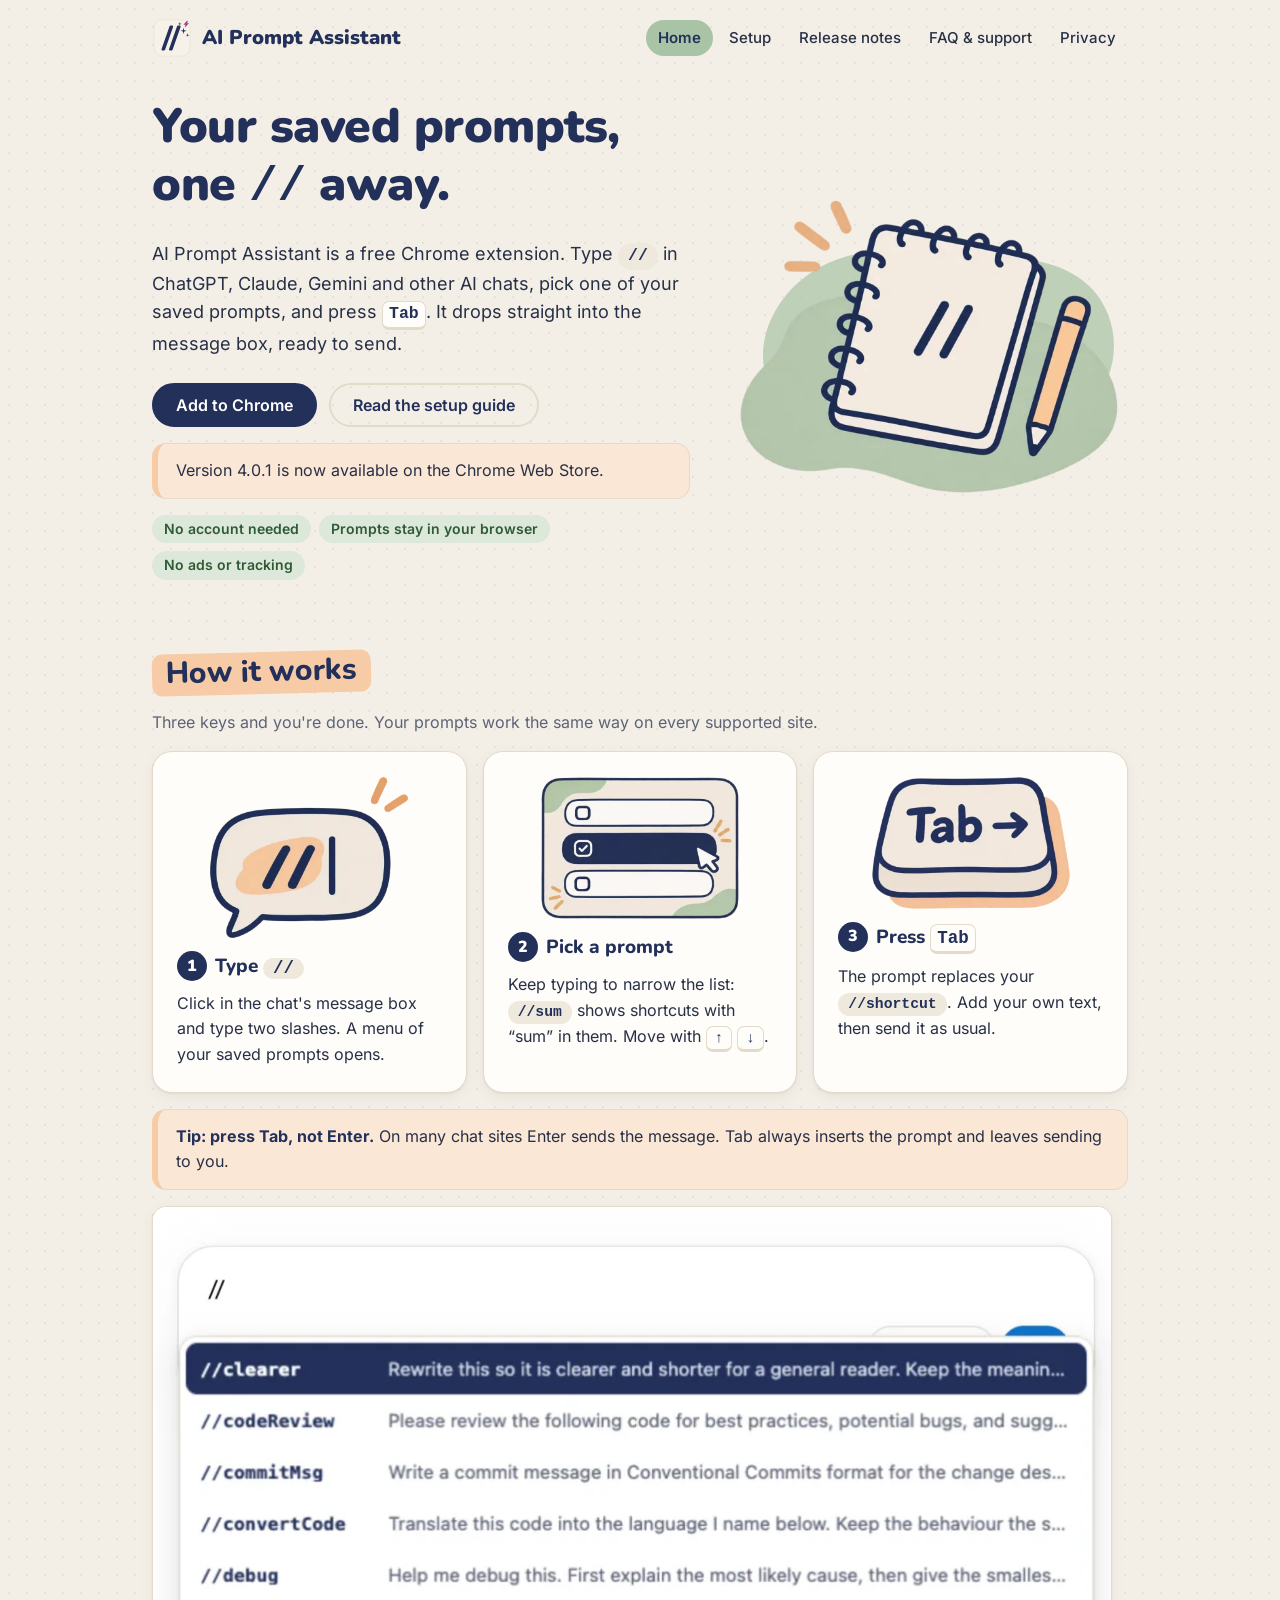
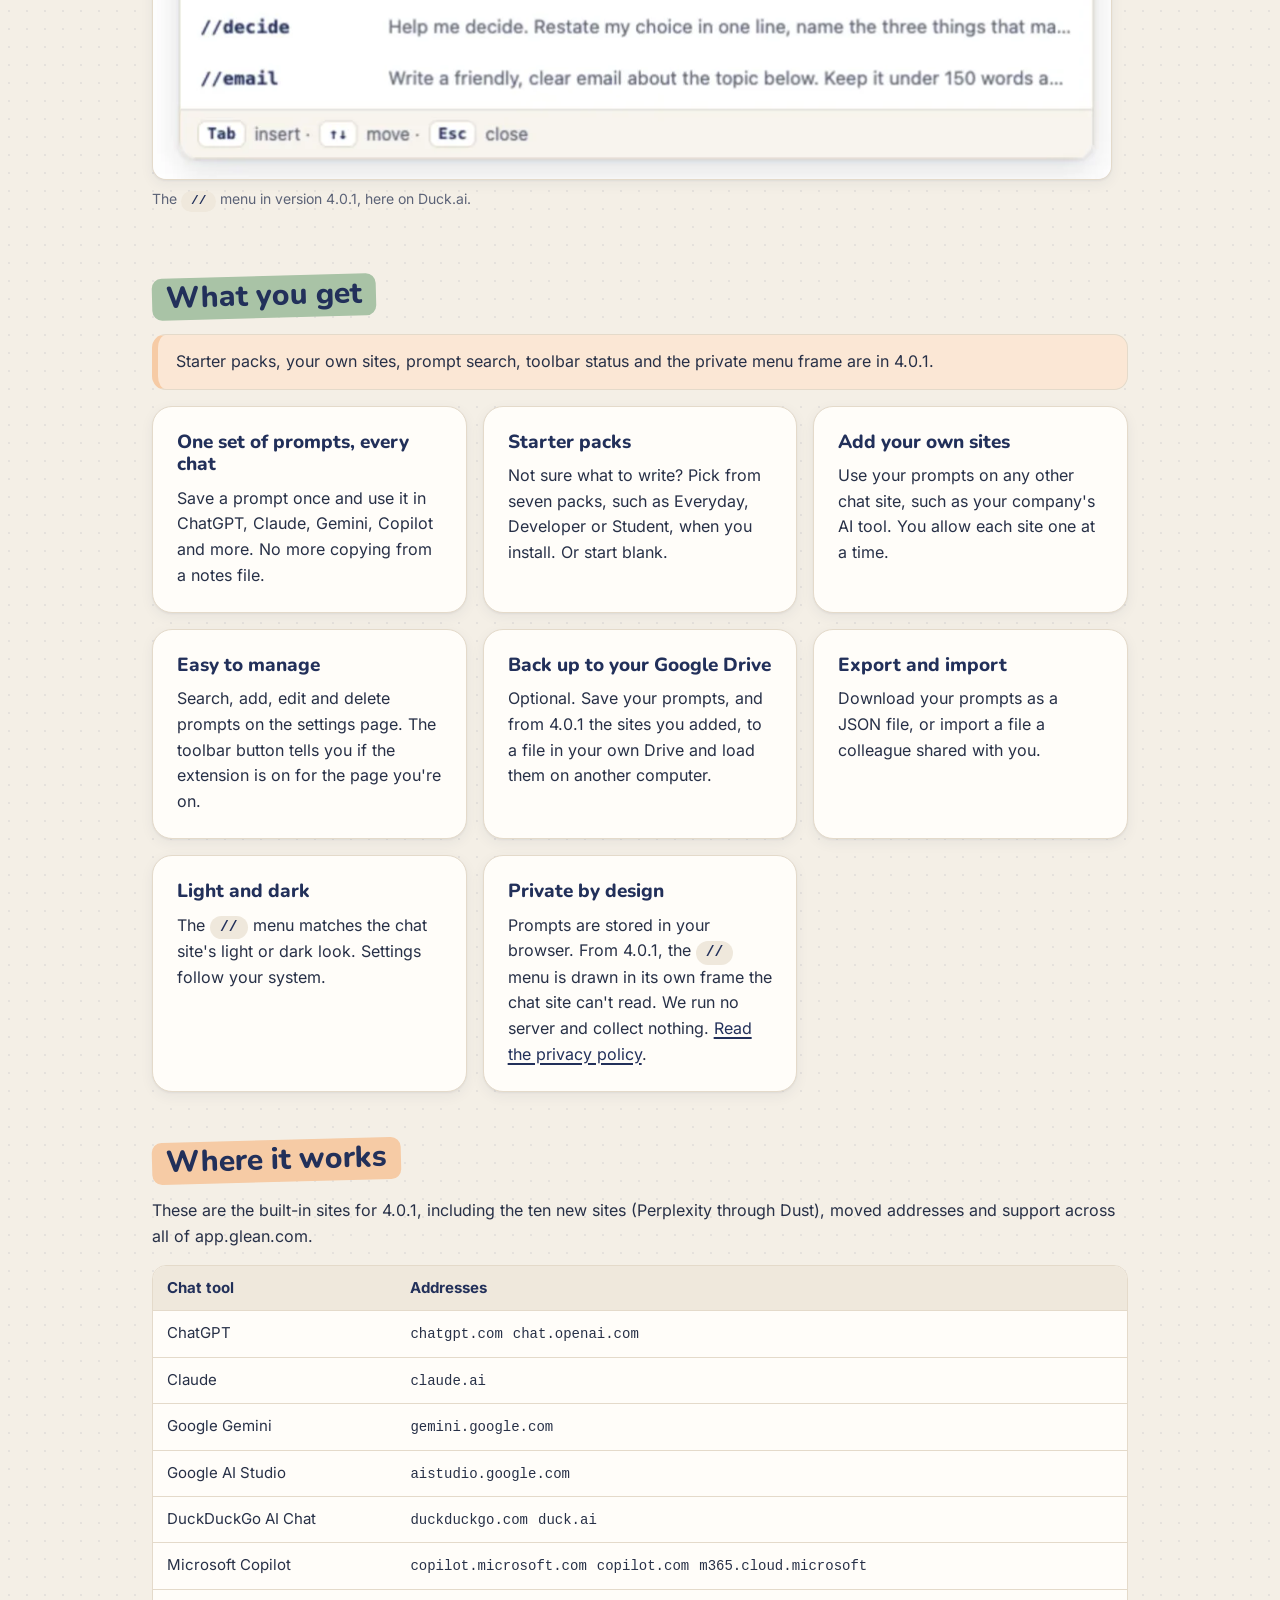
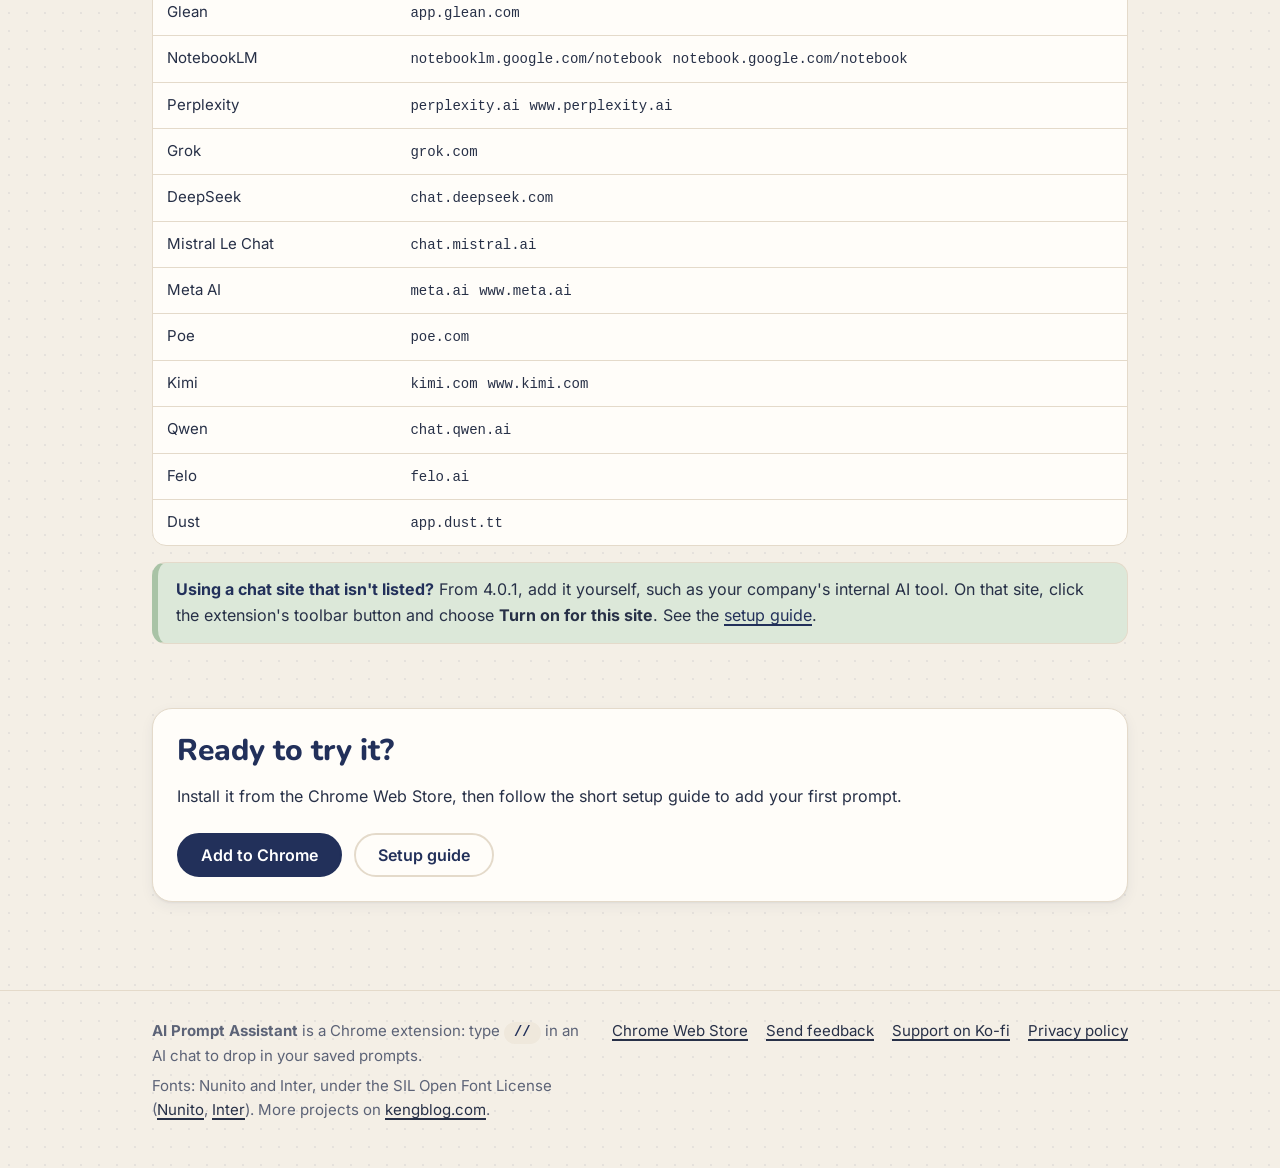
<file: index.html>
<!doctype html>
<html lang="en">
<head>
  <meta charset="utf-8">
  <meta name="viewport" content="width=device-width, initial-scale=1">
  <title>AI Prompt Assistant</title>
  <meta name="description" content="Type // in ChatGPT, Claude, Gemini and other AI chats to drop in your saved prompts. A free Chrome extension.">
  <link rel="canonical" href="https://yck2024.github.io/ai-prompt-assistant/">
  <meta name="color-scheme" content="light dark">
  <meta name="theme-color" content="#F4EFE6" media="(prefers-color-scheme: light)">
  <meta name="theme-color" content="#161B2A" media="(prefers-color-scheme: dark)">
  <link rel="icon" href="assets/img/favicon-32.png" sizes="32x32" type="image/png">
  <link rel="icon" href="assets/img/logo-mark.svg" type="image/svg+xml">
  <link rel="apple-touch-icon" href="assets/img/icon-128.png">
  <link rel="preload" href="assets/fonts/nunito-latin-wght.woff2" as="font" type="font/woff2" crossorigin>
  <link rel="stylesheet" href="assets/css/site.css">
</head>
<body>
  <a class="skip-link" href="#main">Skip to content</a>
  <header class="site-header">
    <div class="wrap">
      <a class="brand" href="index.html"><img src="assets/img/logo-mark.svg" alt="" width="40" height="40">AI Prompt Assistant</a>
      <nav class="site-nav" aria-label="Main">
        <ul>
        <li><a href="index.html" aria-current="page">Home</a></li>
        <li><a href="setup.html">Setup</a></li>
        <li><a href="release-notes.html">Release notes</a></li>
        <li><a href="faq.html">FAQ &amp; support</a></li>
        <li><a href="privacy.html">Privacy</a></li>
        </ul>
      </nav>
    </div>
  </header>
  <main id="main">
    <section class="hero" aria-labelledby="hero-title">
      <div class="wrap">
        <div>
          <h1 id="hero-title">Your saved prompts, one <span class="slashes">//</span> away.</h1>
          <p class="lead">AI Prompt Assistant is a free Chrome extension. Type <span class="shortcut">//</span> in ChatGPT, Claude, Gemini and other AI chats, pick one of your saved prompts, and press <kbd>Tab</kbd>. It drops straight into the message box, ready to send.</p>
          <div class="btn-row">
            <a class="btn btn-primary" href="https://chromewebstore.google.com/detail/ai-prompt-assistant/aakmnieacpcmnfnljndefdocpcoajjoe">Add to Chrome</a>
            <a class="btn btn-quiet" href="setup.html">Read the setup guide</a>
          </div>
          <p class="note">Version 4.0.1 is now available on the Chrome Web Store.</p>
          <ul class="badge-row" aria-label="At a glance">
            <li><span class="badge">No account needed</span></li>
            <li><span class="badge">Prompts stay in your browser</span></li>
            <li><span class="badge">No ads or tracking</span></li>
          </ul>
        </div>
        <div class="hero-art">
          <img class="blob" src="assets/img/blob-sage.svg" alt="">
          <img class="illo" src="assets/img/hero-notebook.webp" width="560" height="435" alt="A small spiral notebook with two slashes on the cover, next to a pencil.">
        </div>
      </div>
    </section>

    <section class="section" aria-labelledby="how-title">
      <div class="wrap">
        <h2 id="how-title"><span class="sticky">How it works</span></h2>
        <p class="muted">Three keys and you're done. Your prompts work the same way on every supported site.</p>
        <div class="grid-3">
          <div class="card step">
            <img class="illo" src="assets/img/step-type.webp" width="320" height="261" alt="">
            <h3><span class="step-num" aria-hidden="true">1</span>Type <span class="shortcut">//</span></h3>
            <p>Click in the chat's message box and type two slashes. A menu of your saved prompts opens.</p>
          </div>
          <div class="card step">
            <img class="illo" src="assets/img/step-pick.webp" width="320" height="231" alt="">
            <h3><span class="step-num" aria-hidden="true">2</span>Pick a prompt</h3>
            <p>Keep typing to narrow the list: <span class="shortcut">//sum</span> shows shortcuts with “sum” in them. Move with <kbd>↑</kbd> <kbd>↓</kbd>.</p>
          </div>
          <div class="card step">
            <img class="illo" src="assets/img/step-tab.webp" width="320" height="214" alt="">
            <h3><span class="step-num" aria-hidden="true">3</span>Press <kbd>Tab</kbd></h3>
            <p>The prompt replaces your <span class="shortcut">//shortcut</span>. Add your own text, then send it as usual.</p>
          </div>
        </div>
        <div class="note">
          <p><strong>Tip: press Tab, not Enter.</strong> On many chat sites Enter sends the message. Tab always inserts the prompt and leaves sending to you.</p>
        </div>
        <figure>
          <img class="shot" src="assets/img/screenshot-dropdown.webp" width="960" height="574" loading="lazy" alt="The prompt menu open under a chat message box after typing two slashes, listing shortcuts such as //clearer, //codeReview and //commitMsg with the start of each prompt, and a key hint row: Tab insert, arrows move, Esc close.">
          <figcaption>The <span class="shortcut">//</span> menu in version 4.0.1, here on Duck.ai.</figcaption>
        </figure>
      </div>
    </section>

    <section class="section" aria-labelledby="features-title">
      <div class="wrap">
        <h2 id="features-title"><span class="sticky sticky--sage">What you get</span></h2>
        <p class="note">Starter packs, your own sites, prompt search, toolbar status and the private menu frame are in 4.0.1.</p>
        <div class="grid">
          <div class="card">
            <h3>One set of prompts, every chat</h3>
            <p>Save a prompt once and use it in ChatGPT, Claude, Gemini, Copilot and more. No more copying from a notes file.</p>
          </div>
          <div class="card">
            <h3>Starter packs</h3>
            <p>Not sure what to write? Pick from seven packs, such as Everyday, Developer or Student, when you install. Or start blank.</p>
          </div>
          <div class="card">
            <h3>Add your own sites</h3>
            <p>Use your prompts on any other chat site, such as your company's AI tool. You allow each site one at a time.</p>
          </div>
          <div class="card">
            <h3>Easy to manage</h3>
            <p>Search, add, edit and delete prompts on the settings page. The toolbar button tells you if the extension is on for the page you're on.</p>
          </div>
          <div class="card">
            <h3>Back up to your Google Drive</h3>
            <p>Optional. Save your prompts, and from 4.0.1 the sites you added, to a file in your own Drive and load them on another computer.</p>
          </div>
          <div class="card">
            <h3>Export and import</h3>
            <p>Download your prompts as a JSON file, or import a file a colleague shared with you.</p>
          </div>
          <div class="card">
            <h3>Light and dark</h3>
            <p>The <span class="shortcut">//</span> menu matches the chat site's light or dark look. Settings follow your system.</p>
          </div>
          <div class="card">
            <h3>Private by design</h3>
            <p>Prompts are stored in your browser. From 4.0.1, the <span class="shortcut">//</span> menu is drawn in its own frame the chat site can't read. We run no server and collect nothing. <a href="privacy.html">Read the privacy policy</a>.</p>
          </div>
        </div>
      </div>
    </section>

    <section class="section" aria-labelledby="sites-title">
      <div class="wrap">
        <h2 id="sites-title"><span class="sticky">Where it works</span></h2>
        <p>These are the built-in sites for 4.0.1, including the ten new sites (Perplexity through Dust), moved addresses and support across all of app.glean.com.</p>
        <div class="table-wrap">
        <table>
          <thead><tr><th scope="col">Chat tool</th><th scope="col">Addresses</th></tr></thead>
          <tbody>
            <tr><td>ChatGPT</td><td><span class="addr">chatgpt.com</span> <span class="addr">chat.openai.com</span></td></tr>
            <tr><td>Claude</td><td><span class="addr">claude.ai</span></td></tr>
            <tr><td>Google Gemini</td><td><span class="addr">gemini.google.com</span></td></tr>
            <tr><td>Google AI Studio</td><td><span class="addr">aistudio.google.com</span></td></tr>
            <tr><td>DuckDuckGo AI Chat</td><td><span class="addr">duckduckgo.com</span> <span class="addr">duck.ai</span></td></tr>
            <tr><td>Microsoft Copilot</td><td><span class="addr">copilot.microsoft.com</span> <span class="addr">copilot.com</span> <span class="addr">m365.cloud.microsoft</span></td></tr>
            <tr><td>Glean</td><td><span class="addr">app.glean.com</span></td></tr>
            <tr><td>NotebookLM</td><td><span class="addr">notebooklm.google.com<wbr>/notebook</span> <span class="addr">notebook.google.com<wbr>/notebook</span></td></tr>
            <tr><td>Perplexity</td><td><span class="addr">perplexity.ai</span> <span class="addr">www.perplexity.ai</span></td></tr>
            <tr><td>Grok</td><td><span class="addr">grok.com</span></td></tr>
            <tr><td>DeepSeek</td><td><span class="addr">chat.deepseek.com</span></td></tr>
            <tr><td>Mistral Le Chat</td><td><span class="addr">chat.mistral.ai</span></td></tr>
            <tr><td>Meta AI</td><td><span class="addr">meta.ai</span> <span class="addr">www.meta.ai</span></td></tr>
            <tr><td>Poe</td><td><span class="addr">poe.com</span></td></tr>
            <tr><td>Kimi</td><td><span class="addr">kimi.com</span> <span class="addr">www.kimi.com</span></td></tr>
            <tr><td>Qwen</td><td><span class="addr">chat.qwen.ai</span></td></tr>
            <tr><td>Felo</td><td><span class="addr">felo.ai</span></td></tr>
            <tr><td>Dust</td><td><span class="addr">app.dust.tt</span></td></tr>
          </tbody>
        </table>
      </div>
        <div class="note note--sage">
          <p><strong>Using a chat site that isn't listed?</strong> From 4.0.1, add it yourself, such as your company's internal AI tool. On that site, click the extension's toolbar button and choose <strong>Turn on for this site</strong>. See the <a href="setup.html#your-sites">setup guide</a>.</p>
        </div>
      </div>
    </section>

    <section class="section" aria-labelledby="start-title">
      <div class="wrap">
        <div class="card">
          <h2 id="start-title">Ready to try it?</h2>
          <p>Install it from the Chrome Web Store, then follow the short setup guide to add your first prompt.</p>
          <div class="btn-row">
            <a class="btn btn-primary" href="https://chromewebstore.google.com/detail/ai-prompt-assistant/aakmnieacpcmnfnljndefdocpcoajjoe">Add to Chrome</a>
            <a class="btn btn-quiet" href="setup.html">Setup guide</a>
          </div>
        </div>
      </div>
    </section>
  </main>
  <footer class="site-footer">
    <div class="wrap">
      <div>
        <p><strong>AI Prompt Assistant</strong> is a Chrome extension: type <span class="shortcut">//</span> in an AI chat to drop in your saved prompts.</p>
        <p>Fonts: Nunito and Inter, under the SIL Open Font License (<a href="assets/fonts/OFL-Nunito.txt">Nunito</a>, <a href="assets/fonts/OFL-Inter.txt">Inter</a>). More projects on <a href="https://kengblog.com/">kengblog.com</a>.</p>
      </div>
      <ul aria-label="More links">
        <li><a href="https://chromewebstore.google.com/detail/ai-prompt-assistant/aakmnieacpcmnfnljndefdocpcoajjoe">Chrome Web Store</a></li>
        <li><a href="https://forms.gle/EVX64Rimp2fQsJxh8">Send feedback</a></li>
        <li><a href="https://ko-fi.com/kengblog">Support on Ko-fi</a></li>
        <li><a href="privacy.html">Privacy policy</a></li>
      </ul>
    </div>
  </footer>
</body>
</html>
</file>
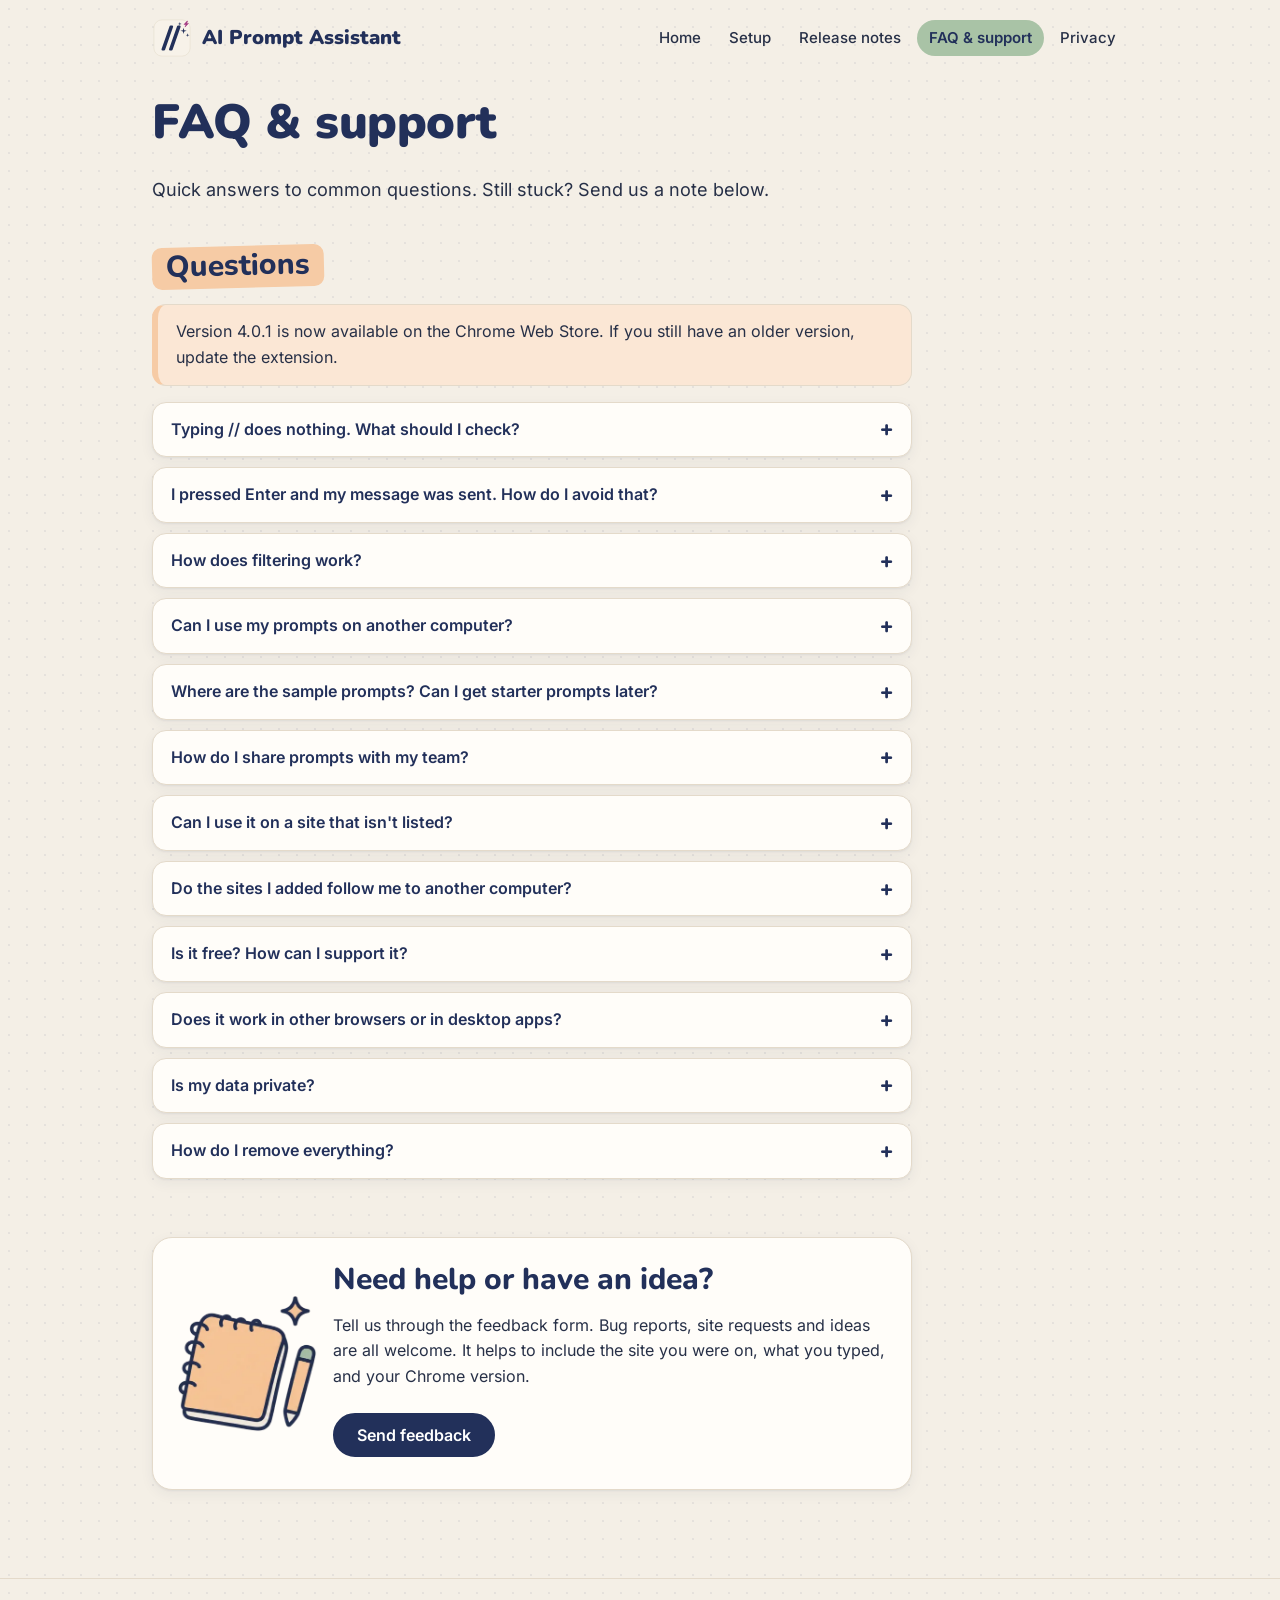
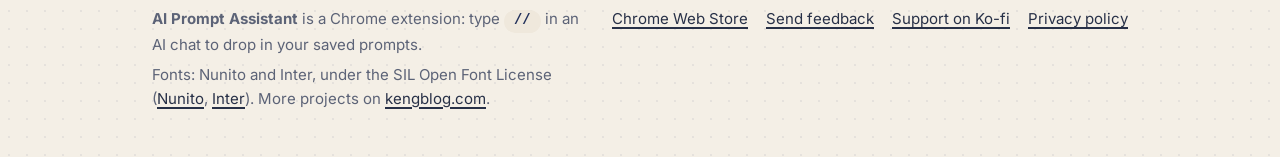
<file: faq.html>
<!doctype html>
<html lang="en">
<head>
  <meta charset="utf-8">
  <meta name="viewport" content="width=device-width, initial-scale=1">
  <title>FAQ &amp; support · AI Prompt Assistant</title>
  <meta name="description" content="Answers to common questions about AI Prompt Assistant, and how to get help.">
  <link rel="canonical" href="https://yck2024.github.io/ai-prompt-assistant/faq.html">
  <meta name="color-scheme" content="light dark">
  <meta name="theme-color" content="#F4EFE6" media="(prefers-color-scheme: light)">
  <meta name="theme-color" content="#161B2A" media="(prefers-color-scheme: dark)">
  <link rel="icon" href="assets/img/favicon-32.png" sizes="32x32" type="image/png">
  <link rel="icon" href="assets/img/logo-mark.svg" type="image/svg+xml">
  <link rel="apple-touch-icon" href="assets/img/icon-128.png">
  <link rel="preload" href="assets/fonts/nunito-latin-wght.woff2" as="font" type="font/woff2" crossorigin>
  <link rel="stylesheet" href="assets/css/site.css">
</head>
<body>
  <a class="skip-link" href="#main">Skip to content</a>
  <header class="site-header">
    <div class="wrap">
      <a class="brand" href="index.html"><img src="assets/img/logo-mark.svg" alt="" width="40" height="40">AI Prompt Assistant</a>
      <nav class="site-nav" aria-label="Main">
        <ul>
        <li><a href="index.html">Home</a></li>
        <li><a href="setup.html">Setup</a></li>
        <li><a href="release-notes.html">Release notes</a></li>
        <li><a href="faq.html" aria-current="page">FAQ &amp; support</a></li>
        <li><a href="privacy.html">Privacy</a></li>
        </ul>
      </nav>
    </div>
  </header>
  <main id="main">
    <section class="page-head" aria-labelledby="page-title">
      <div class="wrap narrow">
        <h1 id="page-title">FAQ &amp; support</h1>
        <p class="lead">Quick answers to common questions. Still stuck? Send us a note below.</p>
      </div>
    </section>

    <section class="section" aria-labelledby="faq-title">
      <div class="wrap narrow faq">
        <h2 id="faq-title"><span class="sticky">Questions</span></h2>
        <p class="note">Version 4.0.1 is now available on the Chrome Web Store. If you still have an older version, update the extension.</p>
        <details>
          <summary>Typing // does nothing. What should I check?</summary>
          <div class="answer">
            <ul>
              <li>Click the extension's toolbar button. It tells you whether the extension is on for this tab, and offers <strong>Reload this tab</strong> or <strong>Turn on for this site</strong> when that helps.</li>
              <li>Make sure you're on a <a href="index.html#sites-title">supported site</a> or <a href="setup.html#your-sites">a site you added</a>, and the cursor is in the message box.</li>
              <li>Refresh the tab. Tabs that were open before you installed or updated the extension need a refresh.</li>
              <li>Check that the extension is turned on at <code>chrome://extensions</code>. After an update that adds sites, Chrome may pause it until you accept them.</li>
              <li>On ChatGPT while signed in, version 3.2.2 had a problem where the menu didn't open. It is fixed in 4.0.1: update the extension.</li>
            </ul>
          </div>
        </details>
        <details>
          <summary>I pressed Enter and my message was sent. How do I avoid that?</summary>
          <div class="answer">
            <p>Use <kbd>Tab</kbd> to insert prompts. On many chat sites Enter sends the message straight away. Tab always inserts the prompt and leaves sending to you. On ChatGPT, Enter inserts too in 4.0.1.</p>
          </div>
        </details>
        <details>
          <summary>How does filtering work?</summary>
          <div class="answer">
            <p>After <span class="shortcut">//</span>, keep typing. The menu shows shortcuts that contain what you typed, upper or lower case: <span class="shortcut">//rev</span> finds <span class="shortcut">//reviseEnglish</span> and <span class="shortcut">//codeReview</span>.</p>
          </div>
        </details>
        <details>
          <summary>Can I use my prompts on another computer?</summary>
          <div class="answer">
            <p>Yes, with <a href="setup.html#drive">Google Drive backup</a>: upload on one computer, then download on the other. Or use <a href="setup.html#export">Export &amp; import</a> to move a file across. Chrome's own sync doesn't copy prompts between computers.</p>
          </div>
        </details>
        <details>
          <summary>Where are the sample prompts? Can I get starter prompts later?</summary>
          <div class="answer">
            <p>Starting with 4.0.1, the extension doesn't add sample prompts on its own. After you install, a welcome page lets you pick starter packs, or start blank. Open <strong>Starter packs</strong> on the settings page to add packs any time. The five old samples are in the Everyday pack. Adding a pack never replaces a shortcut you already have, and updates no longer bring back prompts you deleted.</p>
          </div>
        </details>
        <details>
          <summary>How do I share prompts with my team?</summary>
          <div class="answer">
            <p>Click <strong>Export prompts (to file)</strong> under <strong>Import &amp; export</strong> on the settings page and send the file. Your teammates click <strong>Import prompts (from file)</strong> to add those prompts to theirs.</p>
          </div>
        </details>
        <details>
          <summary>Can I use it on a site that isn't listed?</summary>
          <div class="answer">
            <p>Yes, with 4.0.1. On that site, click the extension's toolbar button and choose <strong>Turn on for this site</strong>, or type the address under <a href="setup.html#your-sites">Your sites</a> in settings. Chrome asks you to allow access to that one site. Some sites use message boxes the extension can't type into; if <span class="shortcut">//</span> does nothing there, remove the site.</p>
          </div>
        </details>
        <details>
          <summary>Do the sites I added follow me to another computer?</summary>
          <div class="answer">
            <p>Yes, from 4.0.1, if you use <a href="setup.html#drive">Google Drive backup</a>. Your added sites are saved in the backup file with your prompts. On the other computer they show <strong>Access needed</strong> until you click <strong>Allow</strong> there.</p>
          </div>
        </details>
        <details>
          <summary>Is it free? How can I support it?</summary>
          <div class="answer">
            <p>It's free, with no ads and no paid version. If it saves you time, click <strong>Support</strong> in settings or in the toolbar popup to see our Ko-fi page, then <strong>Open Ko-fi</strong> to buy a coffee. It's entirely optional.</p>
          </div>
        </details>
        <details>
          <summary>Does it work in other browsers or in desktop apps?</summary>
          <div class="answer">
            <p>It's made for Google Chrome on the web. Some other Chromium browsers can install Chrome Web Store extensions, but Google Drive backup needs Chrome. It doesn't work inside desktop or mobile chat apps.</p>
          </div>
        </details>
        <details>
          <summary>Is my data private?</summary>
          <div class="answer">
            <p>Yes. Your prompts are stored in your browser, and we run no server and no analytics. From 4.0.1, the <span class="shortcut">//</span> menu is drawn in its own frame the chat site can't read. Google Drive backup is optional and only touches its own file. Details are in the <a href="privacy.html">privacy policy</a>.</p>
          </div>
        </details>
        <details>
          <summary>How do I remove everything?</summary>
          <div class="answer">
            <p>Uninstall the extension to delete your prompts from the browser. If you used Drive backup, delete <code>ai-prompt-assistant-prompts.json</code> from your Drive and remove the extension's access in your <a href="https://myaccount.google.com/permissions">Google Account settings</a>.</p>
          </div>
        </details>
      </div>
    </section>

    <section class="section" id="support" aria-labelledby="support-title">
      <div class="wrap narrow">
        <div class="card support-card">
          <img class="illo" src="assets/img/empty-notebook.webp" width="300" height="295" alt="">
          <div>
            <h2 id="support-title">Need help or have an idea?</h2>
            <p>Tell us through the feedback form. Bug reports, site requests and ideas are all welcome. It helps to include the site you were on, what you typed, and your Chrome version.</p>
            <div class="btn-row">
              <a class="btn btn-primary" href="https://forms.gle/EVX64Rimp2fQsJxh8">Send feedback</a>
            </div>
          </div>
        </div>
      </div>
    </section>
  </main>
  <footer class="site-footer">
    <div class="wrap">
      <div>
        <p><strong>AI Prompt Assistant</strong> is a Chrome extension: type <span class="shortcut">//</span> in an AI chat to drop in your saved prompts.</p>
        <p>Fonts: Nunito and Inter, under the SIL Open Font License (<a href="assets/fonts/OFL-Nunito.txt">Nunito</a>, <a href="assets/fonts/OFL-Inter.txt">Inter</a>). More projects on <a href="https://kengblog.com/">kengblog.com</a>.</p>
      </div>
      <ul aria-label="More links">
        <li><a href="https://chromewebstore.google.com/detail/ai-prompt-assistant/aakmnieacpcmnfnljndefdocpcoajjoe">Chrome Web Store</a></li>
        <li><a href="https://forms.gle/EVX64Rimp2fQsJxh8">Send feedback</a></li>
        <li><a href="https://ko-fi.com/kengblog">Support on Ko-fi</a></li>
        <li><a href="privacy.html">Privacy policy</a></li>
      </ul>
    </div>
  </footer>
</body>
</html>
</file>
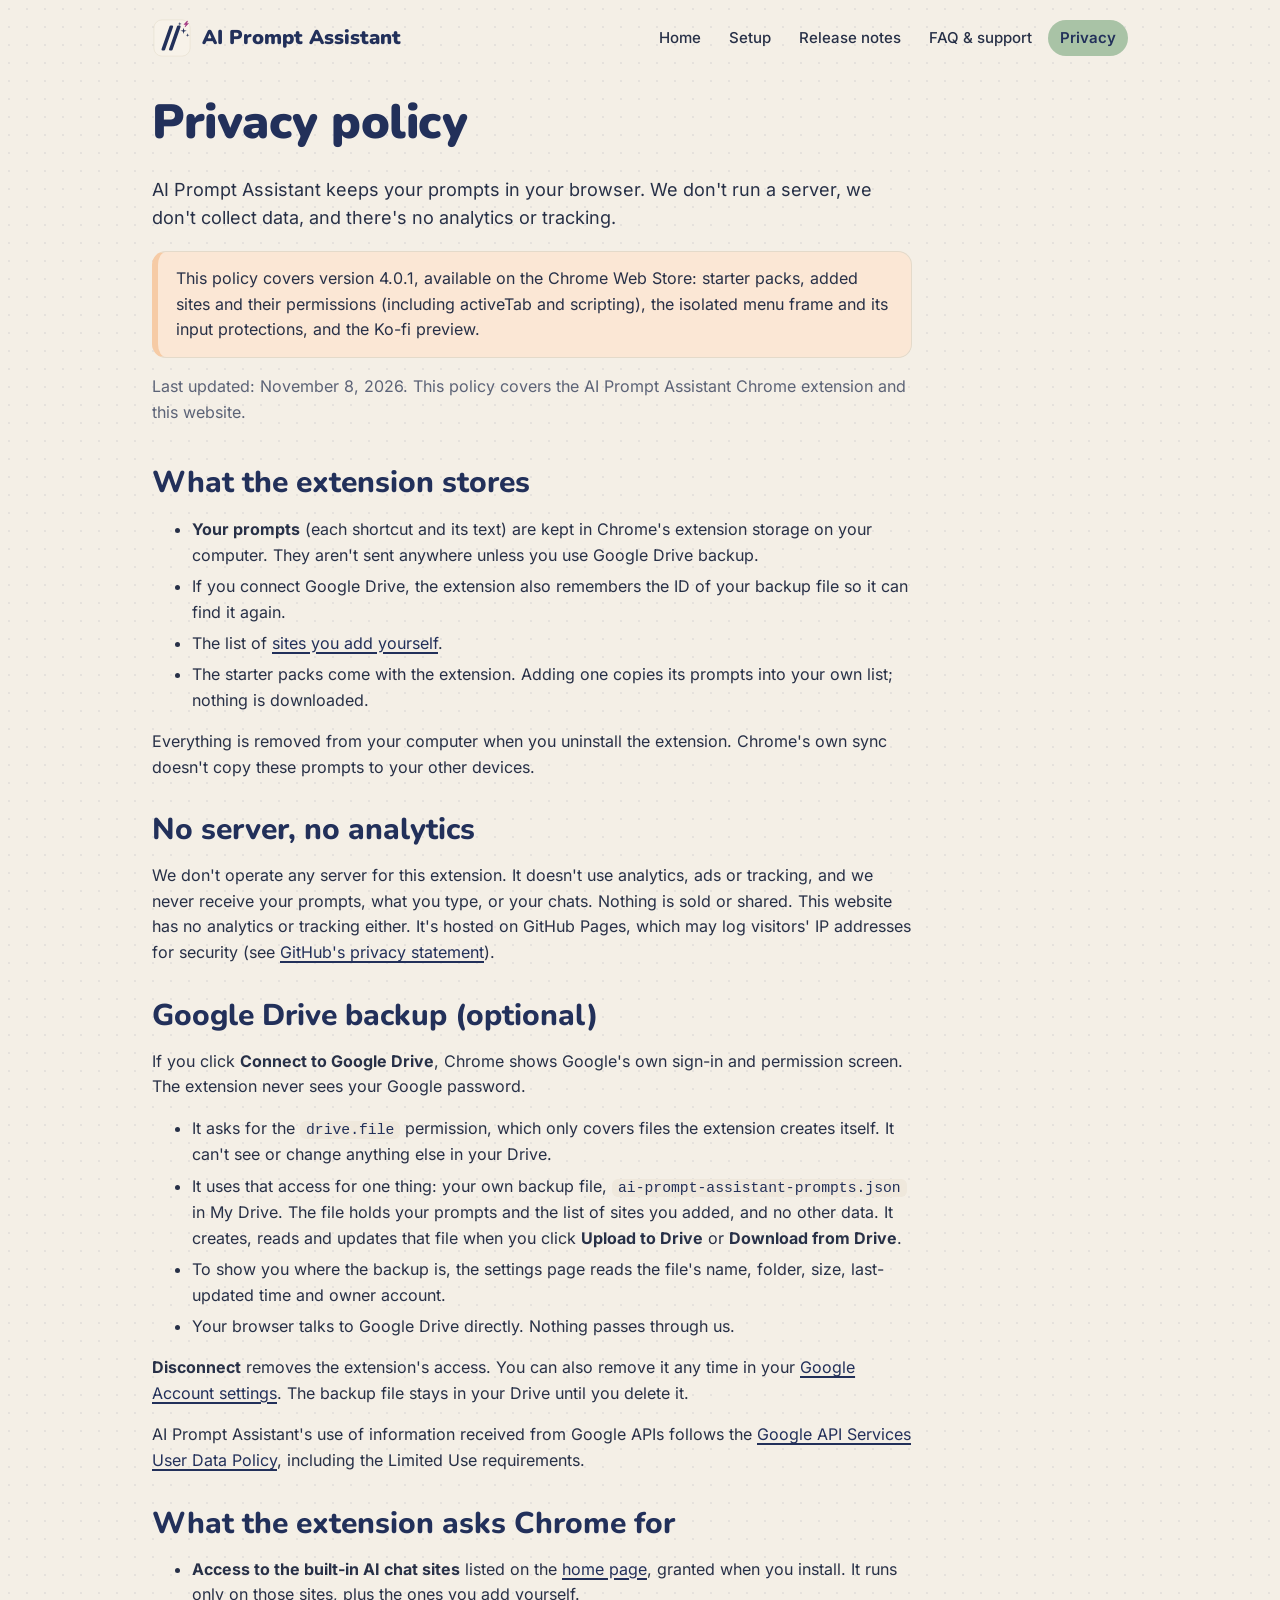
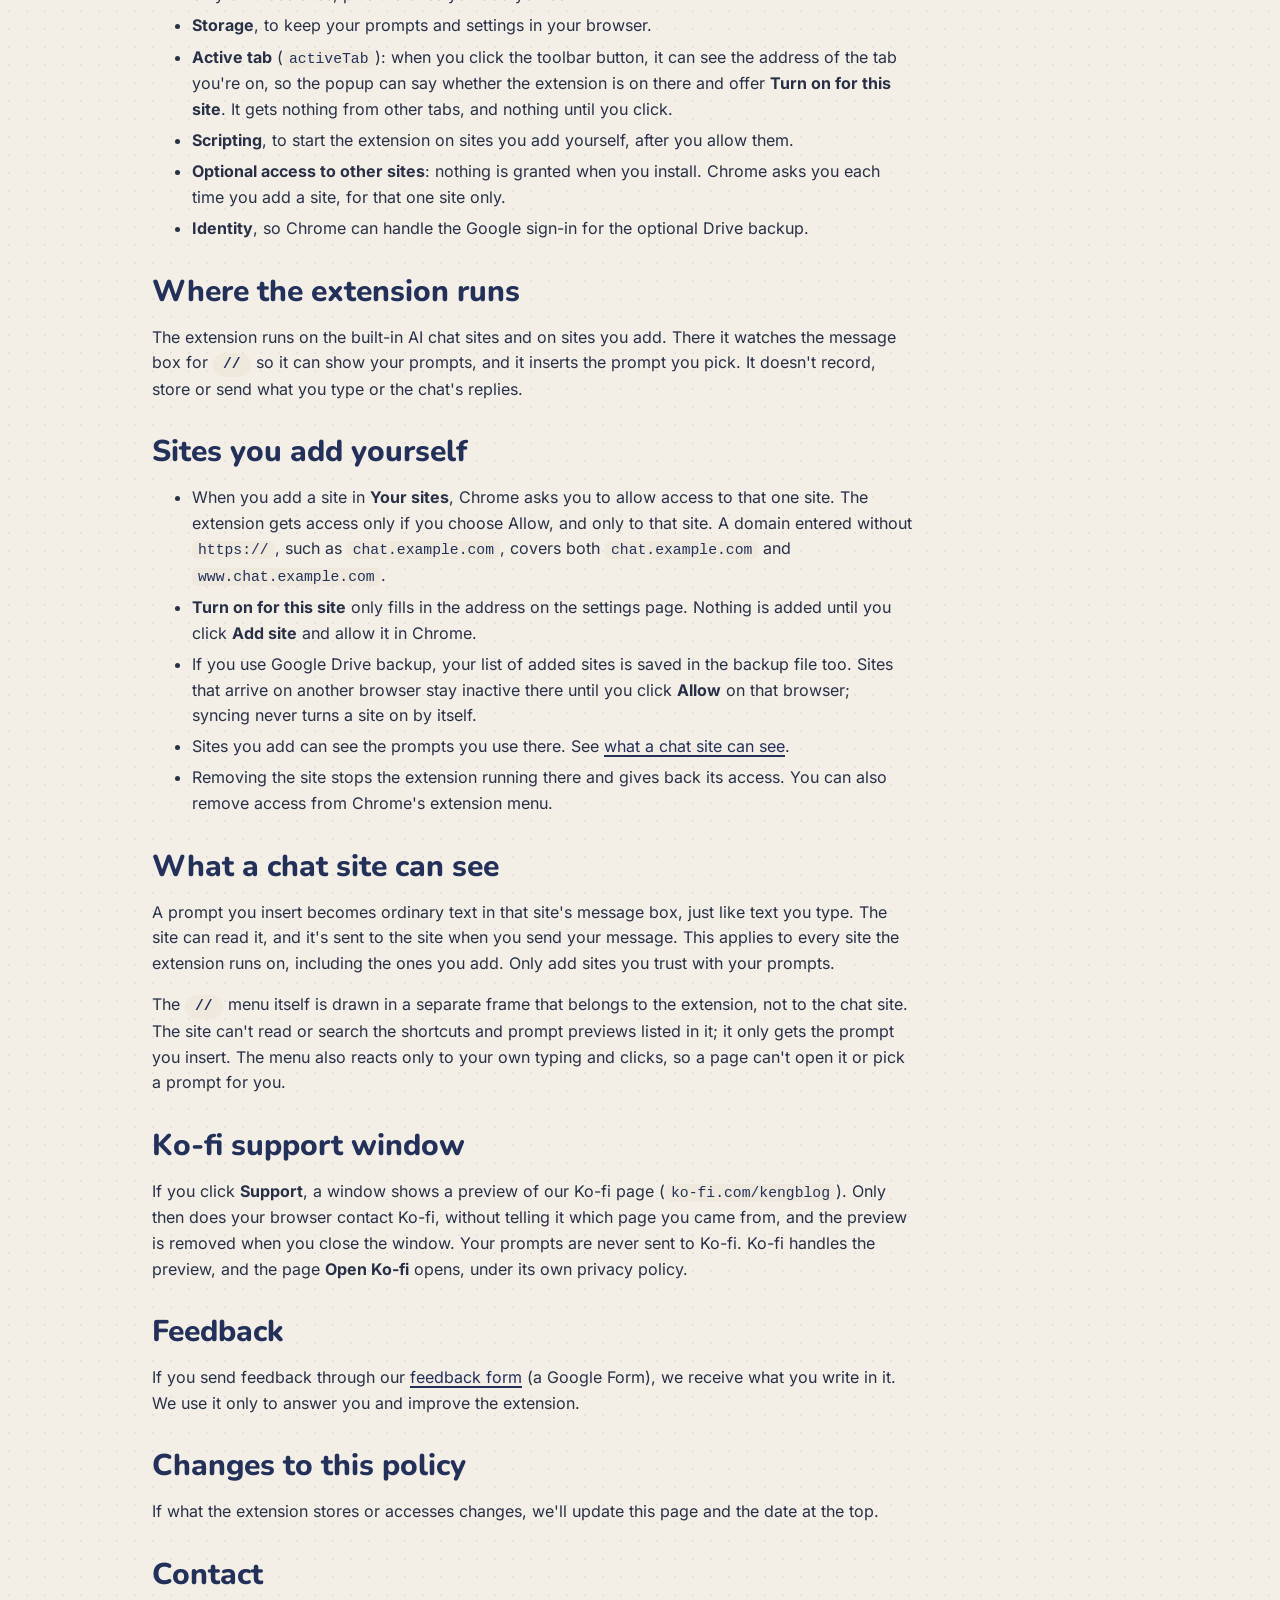
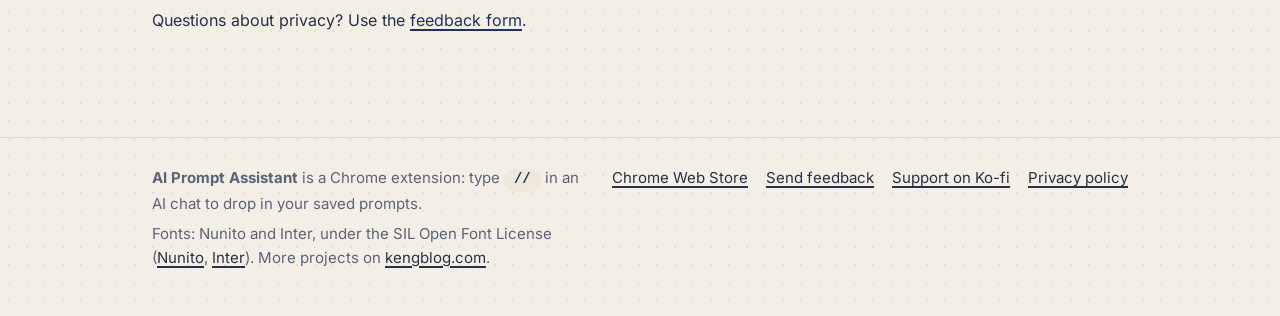
<file: privacy.html>
<!doctype html>
<html lang="en">
<head>
  <meta charset="utf-8">
  <meta name="viewport" content="width=device-width, initial-scale=1">
  <title>Privacy policy · AI Prompt Assistant</title>
  <meta name="description" content="What AI Prompt Assistant stores, what it asks Chrome for, how Google Drive backup works, and what we never collect.">
  <link rel="canonical" href="https://yck2024.github.io/ai-prompt-assistant/privacy.html">
  <meta name="color-scheme" content="light dark">
  <meta name="theme-color" content="#F4EFE6" media="(prefers-color-scheme: light)">
  <meta name="theme-color" content="#161B2A" media="(prefers-color-scheme: dark)">
  <link rel="icon" href="assets/img/favicon-32.png" sizes="32x32" type="image/png">
  <link rel="icon" href="assets/img/logo-mark.svg" type="image/svg+xml">
  <link rel="apple-touch-icon" href="assets/img/icon-128.png">
  <link rel="preload" href="assets/fonts/nunito-latin-wght.woff2" as="font" type="font/woff2" crossorigin>
  <link rel="stylesheet" href="assets/css/site.css">
</head>
<body>
  <a class="skip-link" href="#main">Skip to content</a>
  <header class="site-header">
    <div class="wrap">
      <a class="brand" href="index.html"><img src="assets/img/logo-mark.svg" alt="" width="40" height="40">AI Prompt Assistant</a>
      <nav class="site-nav" aria-label="Main">
        <ul>
        <li><a href="index.html">Home</a></li>
        <li><a href="setup.html">Setup</a></li>
        <li><a href="release-notes.html">Release notes</a></li>
        <li><a href="faq.html">FAQ &amp; support</a></li>
        <li><a href="privacy.html" aria-current="page">Privacy</a></li>
        </ul>
      </nav>
    </div>
  </header>
  <main id="main">
    <section class="page-head" aria-labelledby="page-title">
      <div class="wrap narrow">
        <h1 id="page-title">Privacy policy</h1>
        <p class="lead">AI Prompt Assistant keeps your prompts in your browser. We don't run a server, we don't collect data, and there's no analytics or tracking.</p>
        <p class="note">This policy covers version 4.0.1, available on the Chrome Web Store: starter packs, added sites and their permissions (including activeTab and scripting), the isolated menu frame and its input protections, and the Ko-fi preview.</p>
        <p class="muted">Last updated: November 8, 2026. This policy covers the AI Prompt Assistant Chrome extension and this website.</p>
      </div>
    </section>

    <section class="section">
      <div class="wrap narrow prose">
        <h2 id="stores">What the extension stores</h2>
        <ul>
          <li><strong>Your prompts</strong> (each shortcut and its text) are kept in Chrome's extension storage on your computer. They aren't sent anywhere unless you use Google Drive backup.</li>
          <li>If you connect Google Drive, the extension also remembers the ID of your backup file so it can find it again.</li>
          <li>The list of <a href="#your-sites">sites you add yourself</a>.</li>
          <li>The starter packs come with the extension. Adding one copies its prompts into your own list; nothing is downloaded.</li>
        </ul>
        <p>Everything is removed from your computer when you uninstall the extension. Chrome's own sync doesn't copy these prompts to your other devices.</p>

        <h2 id="no-server">No server, no analytics</h2>
        <p>We don't operate any server for this extension. It doesn't use analytics, ads or tracking, and we never receive your prompts, what you type, or your chats. Nothing is sold or shared. This website has no analytics or tracking either. It's hosted on GitHub Pages, which may log visitors' IP addresses for security (see <a href="https://docs.github.com/en/site-policy/privacy-policies/github-general-privacy-statement">GitHub's privacy statement</a>).</p>

        <h2 id="drive">Google Drive backup (optional)</h2>
        <p>If you click <strong>Connect to Google Drive</strong>, Chrome shows Google's own sign-in and permission screen. The extension never sees your Google password.</p>
        <ul>
          <li>It asks for the <code>drive.file</code> permission, which only covers files the extension creates itself. It can't see or change anything else in your Drive.</li>
          <li>It uses that access for one thing: your own backup file, <code>ai-prompt-assistant-prompts.json</code> in My Drive. The file holds your prompts and the list of sites you added, and no other data. It creates, reads and updates that file when you click <strong>Upload to Drive</strong> or <strong>Download from Drive</strong>.</li>
          <li>To show you where the backup is, the settings page reads the file's name, folder, size, last-updated time and owner account.</li>
          <li>Your browser talks to Google Drive directly. Nothing passes through us.</li>
        </ul>
        <p><strong>Disconnect</strong> removes the extension's access. You can also remove it any time in your <a href="https://myaccount.google.com/permissions">Google Account settings</a>. The backup file stays in your Drive until you delete it.</p>
        <p>AI Prompt Assistant's use of information received from Google APIs follows the <a href="https://developers.google.com/terms/api-services-user-data-policy">Google API Services User Data Policy</a>, including the Limited Use requirements.</p>

        <h2 id="permissions">What the extension asks Chrome for</h2>
        <ul>
          <li><strong>Access to the built-in AI chat sites</strong> listed on the <a href="index.html#sites-title">home page</a>, granted when you install. It runs only on those sites, plus the ones you add yourself.</li>
          <li><strong>Storage</strong>, to keep your prompts and settings in your browser.</li>
          <li><strong>Active tab</strong> (<code>activeTab</code>): when you click the toolbar button, it can see the address of the tab you're on, so the popup can say whether the extension is on there and offer <strong>Turn on for this site</strong>. It gets nothing from other tabs, and nothing until you click.</li>
          <li><strong>Scripting</strong>, to start the extension on sites you add yourself, after you allow them.</li>
          <li><strong>Optional access to other sites</strong>: nothing is granted when you install. Chrome asks you each time you add a site, for that one site only.</li>
          <li><strong>Identity</strong>, so Chrome can handle the Google sign-in for the optional Drive backup.</li>
        </ul>

        <h2 id="sites">Where the extension runs</h2>
        <p>The extension runs on the built-in AI chat sites and on sites you add. There it watches the message box for <span class="shortcut">//</span> so it can show your prompts, and it inserts the prompt you pick. It doesn't record, store or send what you type or the chat's replies.</p>

        <h2 id="your-sites">Sites you add yourself</h2>
        <ul>
          <li>When you add a site in <strong>Your sites</strong>, Chrome asks you to allow access to that one site. The extension gets access only if you choose Allow, and only to that site. A domain entered without <code>https://</code>, such as <code>chat.example.com</code>, covers both <code>chat.example.com</code> and <code>www.chat.example.com</code>.</li>
          <li><strong>Turn on for this site</strong> only fills in the address on the settings page. Nothing is added until you click <strong>Add site</strong> and allow it in Chrome.</li>
          <li>If you use Google Drive backup, your list of added sites is saved in the backup file too. Sites that arrive on another browser stay inactive there until you click <strong>Allow</strong> on that browser; syncing never turns a site on by itself.</li>
          <li>Sites you add can see the prompts you use there. See <a href="#what-sites-see">what a chat site can see</a>.</li>
          <li>Removing the site stops the extension running there and gives back its access. You can also remove access from Chrome's extension menu.</li>
        </ul>

        <h2 id="what-sites-see">What a chat site can see</h2>
        <p>A prompt you insert becomes ordinary text in that site's message box, just like text you type. The site can read it, and it's sent to the site when you send your message. This applies to every site the extension runs on, including the ones you add. Only add sites you trust with your prompts.</p>
        <p>The <span class="shortcut">//</span> menu itself is drawn in a separate frame that belongs to the extension, not to the chat site. The site can't read or search the shortcuts and prompt previews listed in it; it only gets the prompt you insert. The menu also reacts only to your own typing and clicks, so a page can't open it or pick a prompt for you.</p>

        <h2 id="kofi">Ko-fi support window</h2>
        <p>If you click <strong>Support</strong>, a window shows a preview of our Ko-fi page (<code>ko-fi.com/kengblog</code>). Only then does your browser contact Ko-fi, without telling it which page you came from, and the preview is removed when you close the window. Your prompts are never sent to Ko-fi. Ko-fi handles the preview, and the page <strong>Open Ko-fi</strong> opens, under its own privacy policy.</p>

        <h2 id="feedback">Feedback</h2>
        <p>If you send feedback through our <a href="https://forms.gle/EVX64Rimp2fQsJxh8">feedback form</a> (a Google Form), we receive what you write in it. We use it only to answer you and improve the extension.</p>

        <h2 id="changes">Changes to this policy</h2>
        <p>If what the extension stores or accesses changes, we'll update this page and the date at the top.</p>

        <h2 id="contact">Contact</h2>
        <p>Questions about privacy? Use the <a href="https://forms.gle/EVX64Rimp2fQsJxh8">feedback form</a>.</p>
      </div>
    </section>
  </main>
  <footer class="site-footer">
    <div class="wrap">
      <div>
        <p><strong>AI Prompt Assistant</strong> is a Chrome extension: type <span class="shortcut">//</span> in an AI chat to drop in your saved prompts.</p>
        <p>Fonts: Nunito and Inter, under the SIL Open Font License (<a href="assets/fonts/OFL-Nunito.txt">Nunito</a>, <a href="assets/fonts/OFL-Inter.txt">Inter</a>). More projects on <a href="https://kengblog.com/">kengblog.com</a>.</p>
      </div>
      <ul aria-label="More links">
        <li><a href="https://chromewebstore.google.com/detail/ai-prompt-assistant/aakmnieacpcmnfnljndefdocpcoajjoe">Chrome Web Store</a></li>
        <li><a href="https://forms.gle/EVX64Rimp2fQsJxh8">Send feedback</a></li>
        <li><a href="https://ko-fi.com/kengblog">Support on Ko-fi</a></li>
        <li><a href="privacy.html">Privacy policy</a></li>
      </ul>
    </div>
  </footer>
</body>
</html>
</file>
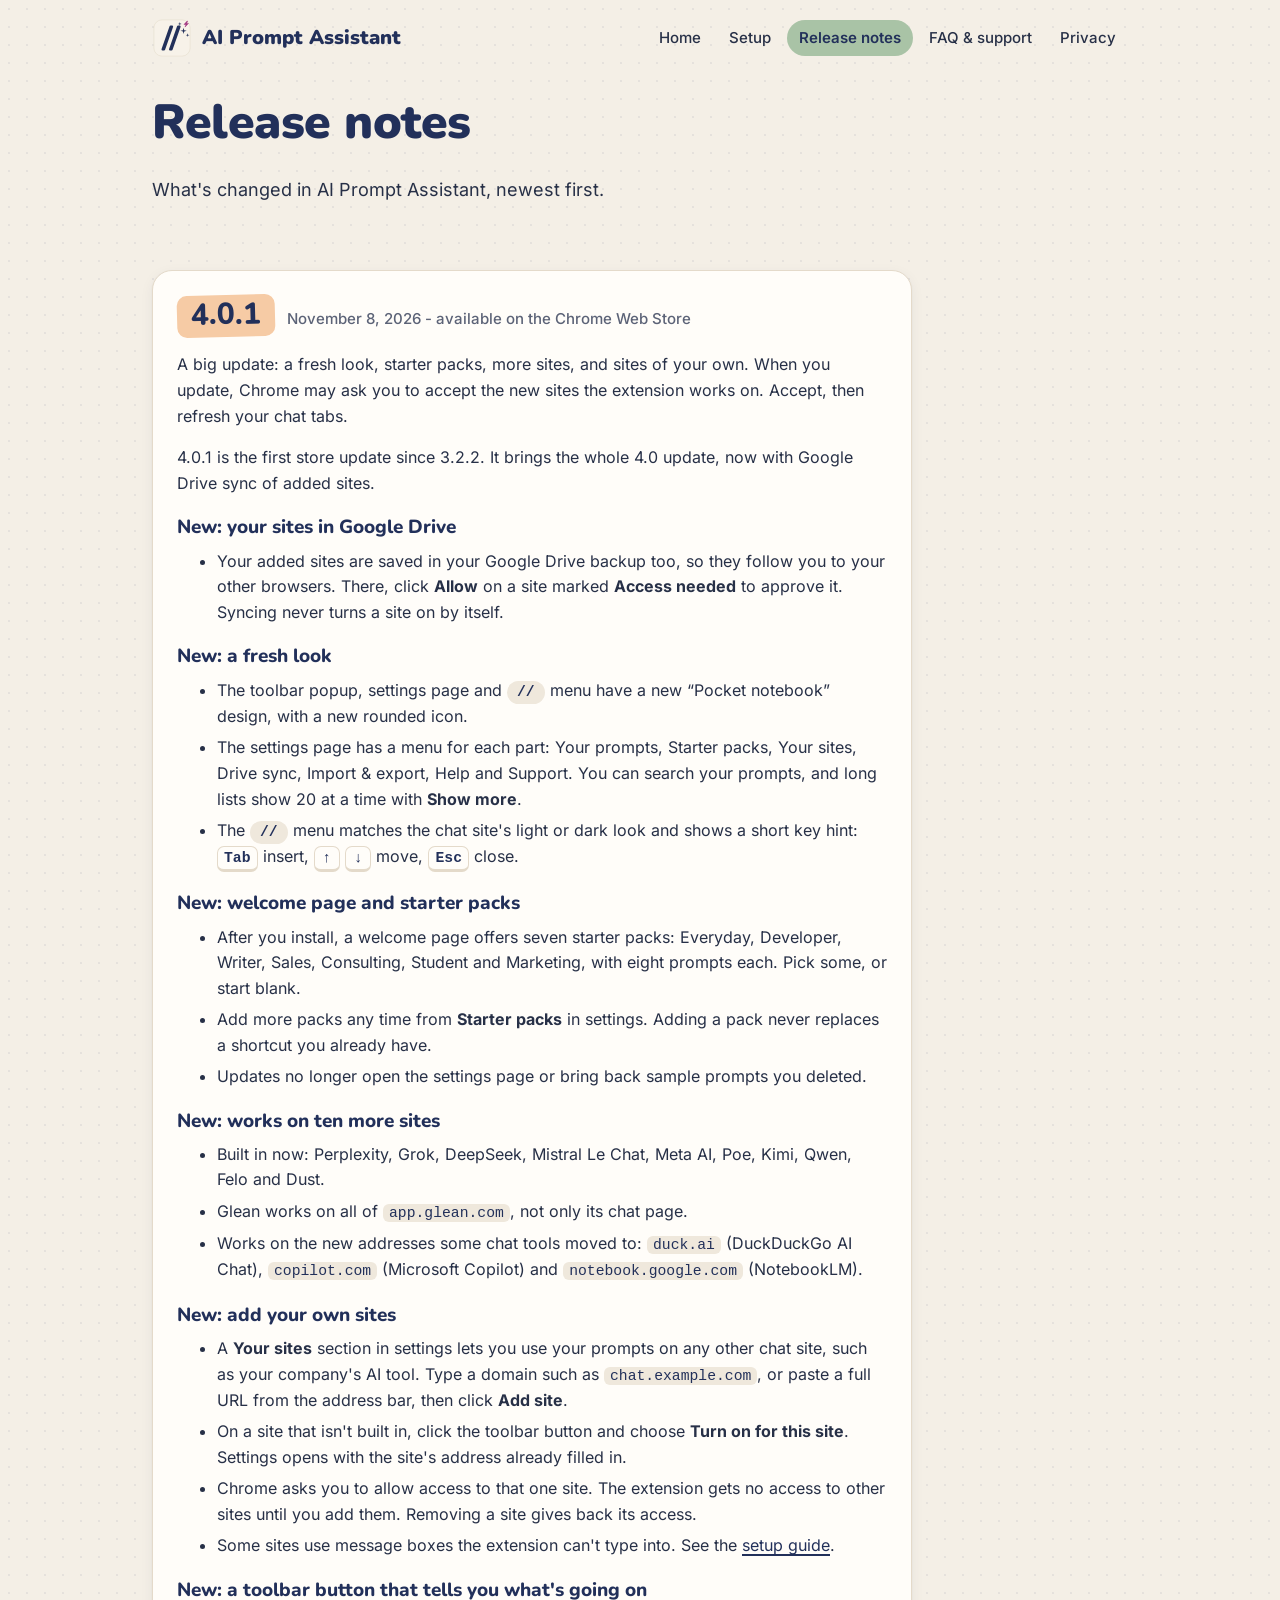
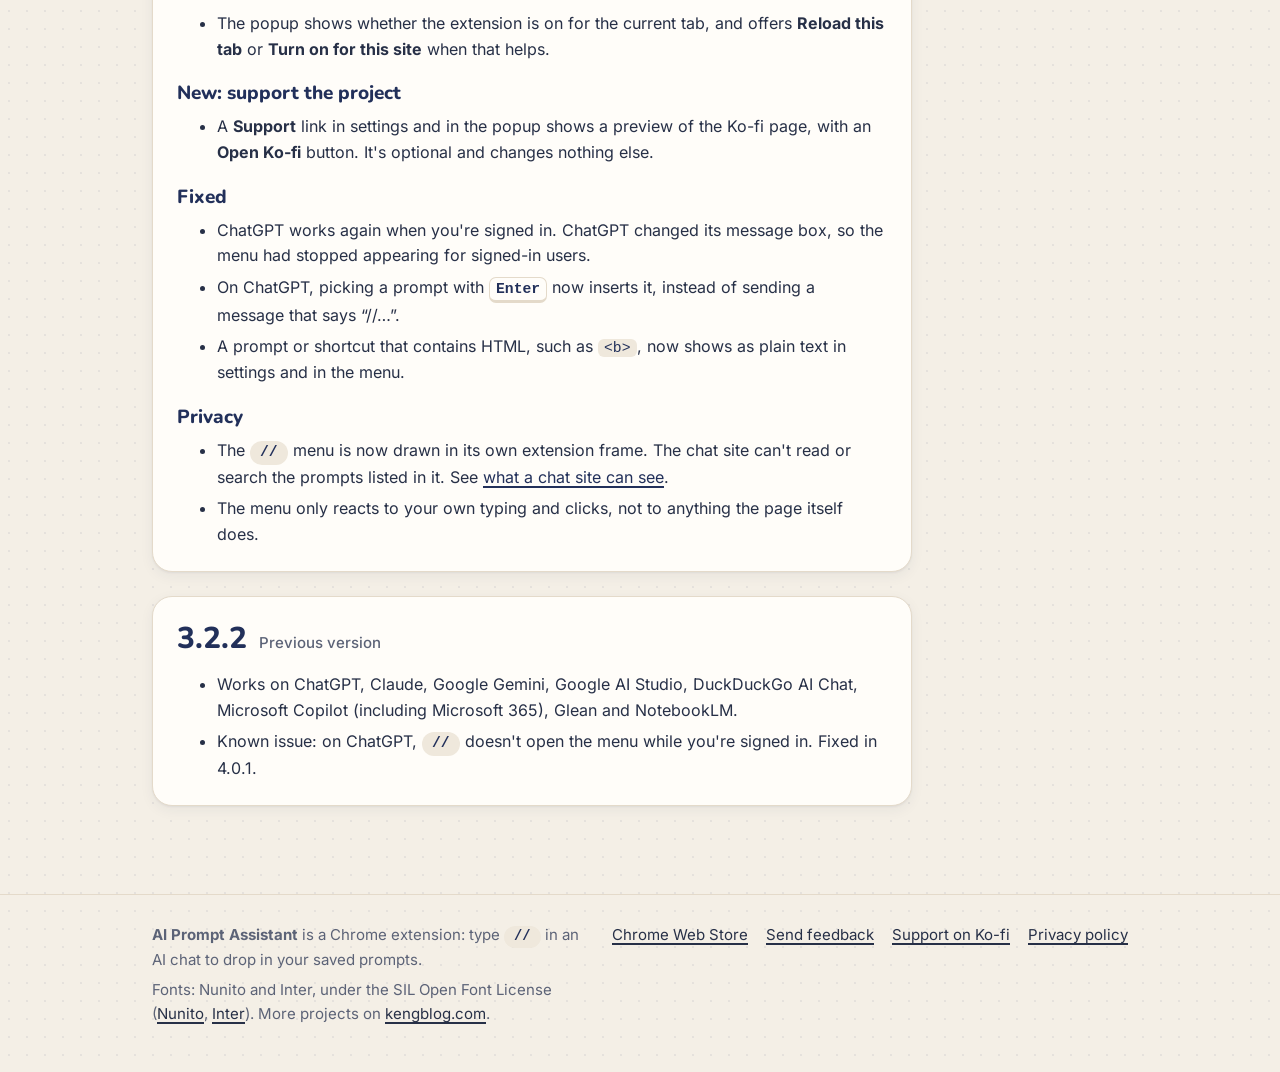
<file: release-notes.html>
<!doctype html>
<html lang="en">
<head>
  <meta charset="utf-8">
  <meta name="viewport" content="width=device-width, initial-scale=1">
  <title>Release notes · AI Prompt Assistant</title>
  <meta name="description" content="What's new and fixed in AI Prompt Assistant, including version 4.0.1.">
  <link rel="canonical" href="https://yck2024.github.io/ai-prompt-assistant/release-notes.html">
  <meta name="color-scheme" content="light dark">
  <meta name="theme-color" content="#F4EFE6" media="(prefers-color-scheme: light)">
  <meta name="theme-color" content="#161B2A" media="(prefers-color-scheme: dark)">
  <link rel="icon" href="assets/img/favicon-32.png" sizes="32x32" type="image/png">
  <link rel="icon" href="assets/img/logo-mark.svg" type="image/svg+xml">
  <link rel="apple-touch-icon" href="assets/img/icon-128.png">
  <link rel="preload" href="assets/fonts/nunito-latin-wght.woff2" as="font" type="font/woff2" crossorigin>
  <link rel="stylesheet" href="assets/css/site.css">
</head>
<body>
  <a class="skip-link" href="#main">Skip to content</a>
  <header class="site-header">
    <div class="wrap">
      <a class="brand" href="index.html"><img src="assets/img/logo-mark.svg" alt="" width="40" height="40">AI Prompt Assistant</a>
      <nav class="site-nav" aria-label="Main">
        <ul>
        <li><a href="index.html">Home</a></li>
        <li><a href="setup.html">Setup</a></li>
        <li><a href="release-notes.html" aria-current="page">Release notes</a></li>
        <li><a href="faq.html">FAQ &amp; support</a></li>
        <li><a href="privacy.html">Privacy</a></li>
        </ul>
      </nav>
    </div>
  </header>
  <main id="main">
    <section class="page-head" aria-labelledby="page-title">
      <div class="wrap narrow">
        <h1 id="page-title">Release notes</h1>
        <p class="lead">What's changed in AI Prompt Assistant, newest first.</p>
      </div>
    </section>

    <section class="section" aria-labelledby="v401-title">
      <div class="wrap narrow">
        <div class="release card">
          <h2 id="v401-title"><span class="sticky">4.0.1</span> <span class="date">November 8, 2026 - available on the Chrome Web Store</span></h2>
          <p>A big update: a fresh look, starter packs, more sites, and sites of your own. When you update, Chrome may ask you to accept the new sites the extension works on. Accept, then refresh your chat tabs.</p>
          <p>4.0.1 is the first store update since 3.2.2. It brings the whole 4.0 update, now with Google Drive sync of added sites.</p>

          <h3>New: your sites in Google Drive</h3>
          <ul>
            <li>Your added sites are saved in your Google Drive backup too, so they follow you to your other browsers. There, click <strong>Allow</strong> on a site marked <strong>Access needed</strong> to approve it. Syncing never turns a site on by itself.</li>
          </ul>

          <h3>New: a fresh look</h3>
          <ul>
            <li>The toolbar popup, settings page and <span class="shortcut">//</span> menu have a new “Pocket notebook” design, with a new rounded icon.</li>
            <li>The settings page has a menu for each part: Your prompts, Starter packs, Your sites, Drive sync, Import &amp; export, Help and Support. You can search your prompts, and long lists show 20 at a time with <strong>Show more</strong>.</li>
            <li>The <span class="shortcut">//</span> menu matches the chat site's light or dark look and shows a short key hint: <kbd>Tab</kbd> insert, <kbd>↑</kbd> <kbd>↓</kbd> move, <kbd>Esc</kbd> close.</li>
          </ul>

          <h3>New: welcome page and starter packs</h3>
          <ul>
            <li>After you install, a welcome page offers seven starter packs: Everyday, Developer, Writer, Sales, Consulting, Student and Marketing, with eight prompts each. Pick some, or start blank.</li>
            <li>Add more packs any time from <strong>Starter packs</strong> in settings. Adding a pack never replaces a shortcut you already have.</li>
            <li>Updates no longer open the settings page or bring back sample prompts you deleted.</li>
          </ul>

          <h3>New: works on ten more sites</h3>
          <ul>
            <li>Built in now: Perplexity, Grok, DeepSeek, Mistral Le Chat, Meta AI, Poe, Kimi, Qwen, Felo and Dust.</li>
            <li>Glean works on all of <code>app.glean.com</code>, not only its chat page.</li>
            <li>Works on the new addresses some chat tools moved to: <code>duck.ai</code> (DuckDuckGo AI Chat), <code>copilot.com</code> (Microsoft Copilot) and <code>notebook.google.com</code> (NotebookLM).</li>
          </ul>

          <h3>New: add your own sites</h3>
          <ul>
            <li>A <strong>Your sites</strong> section in settings lets you use your prompts on any other chat site, such as your company's AI tool. Type a domain such as <code>chat.example.com</code>, or paste a full URL from the address bar, then click <strong>Add site</strong>.</li>
            <li>On a site that isn't built in, click the toolbar button and choose <strong>Turn on for this site</strong>. Settings opens with the site's address already filled in.</li>
            <li>Chrome asks you to allow access to that one site. The extension gets no access to other sites until you add them. Removing a site gives back its access.</li>
            <li>Some sites use message boxes the extension can't type into. See the <a href="setup.html#your-sites">setup guide</a>.</li>
          </ul>

          <h3>New: a toolbar button that tells you what's going on</h3>
          <ul>
            <li>The popup shows whether the extension is on for the current tab, and offers <strong>Reload this tab</strong> or <strong>Turn on for this site</strong> when that helps.</li>
          </ul>

          <h3>New: support the project</h3>
          <ul>
            <li>A <strong>Support</strong> link in settings and in the popup shows a preview of the Ko-fi page, with an <strong>Open Ko-fi</strong> button. It's optional and changes nothing else.</li>
          </ul>

          <h3>Fixed</h3>
          <ul>
            <li>ChatGPT works again when you're signed in. ChatGPT changed its message box, so the menu had stopped appearing for signed-in users.</li>
            <li>On ChatGPT, picking a prompt with <kbd>Enter</kbd> now inserts it, instead of sending a message that says “//…”.</li>
            <li>A prompt or shortcut that contains HTML, such as <code>&lt;b&gt;</code>, now shows as plain text in settings and in the menu.</li>
          </ul>

          <h3>Privacy</h3>
          <ul>
            <li>The <span class="shortcut">//</span> menu is now drawn in its own extension frame. The chat site can't read or search the prompts listed in it. See <a href="privacy.html#what-sites-see">what a chat site can see</a>.</li>
            <li>The menu only reacts to your own typing and clicks, not to anything the page itself does.</li>
          </ul>
        </div>

        <div class="release card">
          <h2 id="v322-title">3.2.2 <span class="date">Previous version</span></h2>
          <ul>
            <li>Works on ChatGPT, Claude, Google Gemini, Google AI Studio, DuckDuckGo AI Chat, Microsoft Copilot (including Microsoft 365), Glean and NotebookLM.</li>
            <li>Known issue: on ChatGPT, <span class="shortcut">//</span> doesn't open the menu while you're signed in. Fixed in 4.0.1.</li>
          </ul>
        </div>
      </div>
    </section>
  </main>
  <footer class="site-footer">
    <div class="wrap">
      <div>
        <p><strong>AI Prompt Assistant</strong> is a Chrome extension: type <span class="shortcut">//</span> in an AI chat to drop in your saved prompts.</p>
        <p>Fonts: Nunito and Inter, under the SIL Open Font License (<a href="assets/fonts/OFL-Nunito.txt">Nunito</a>, <a href="assets/fonts/OFL-Inter.txt">Inter</a>). More projects on <a href="https://kengblog.com/">kengblog.com</a>.</p>
      </div>
      <ul aria-label="More links">
        <li><a href="https://chromewebstore.google.com/detail/ai-prompt-assistant/aakmnieacpcmnfnljndefdocpcoajjoe">Chrome Web Store</a></li>
        <li><a href="https://forms.gle/EVX64Rimp2fQsJxh8">Send feedback</a></li>
        <li><a href="https://ko-fi.com/kengblog">Support on Ko-fi</a></li>
        <li><a href="privacy.html">Privacy policy</a></li>
      </ul>
    </div>
  </footer>
</body>
</html>
</file>
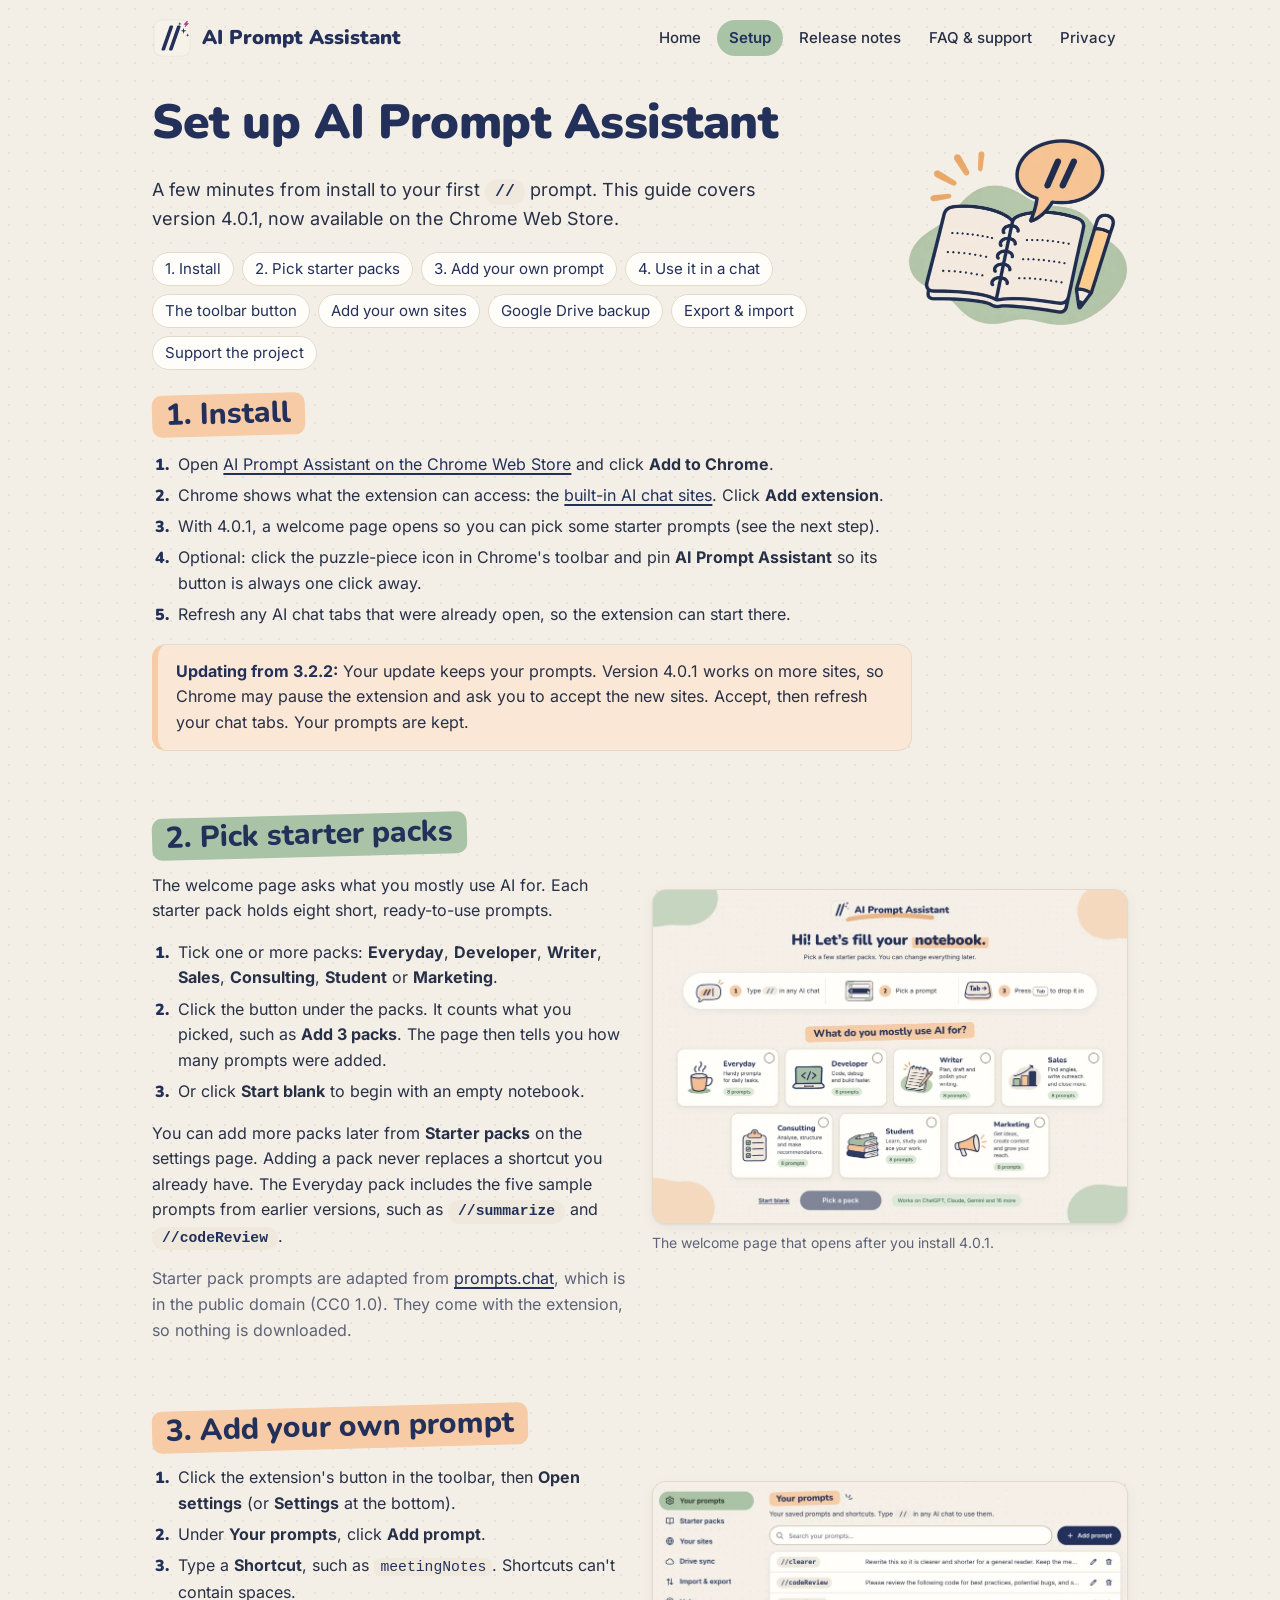
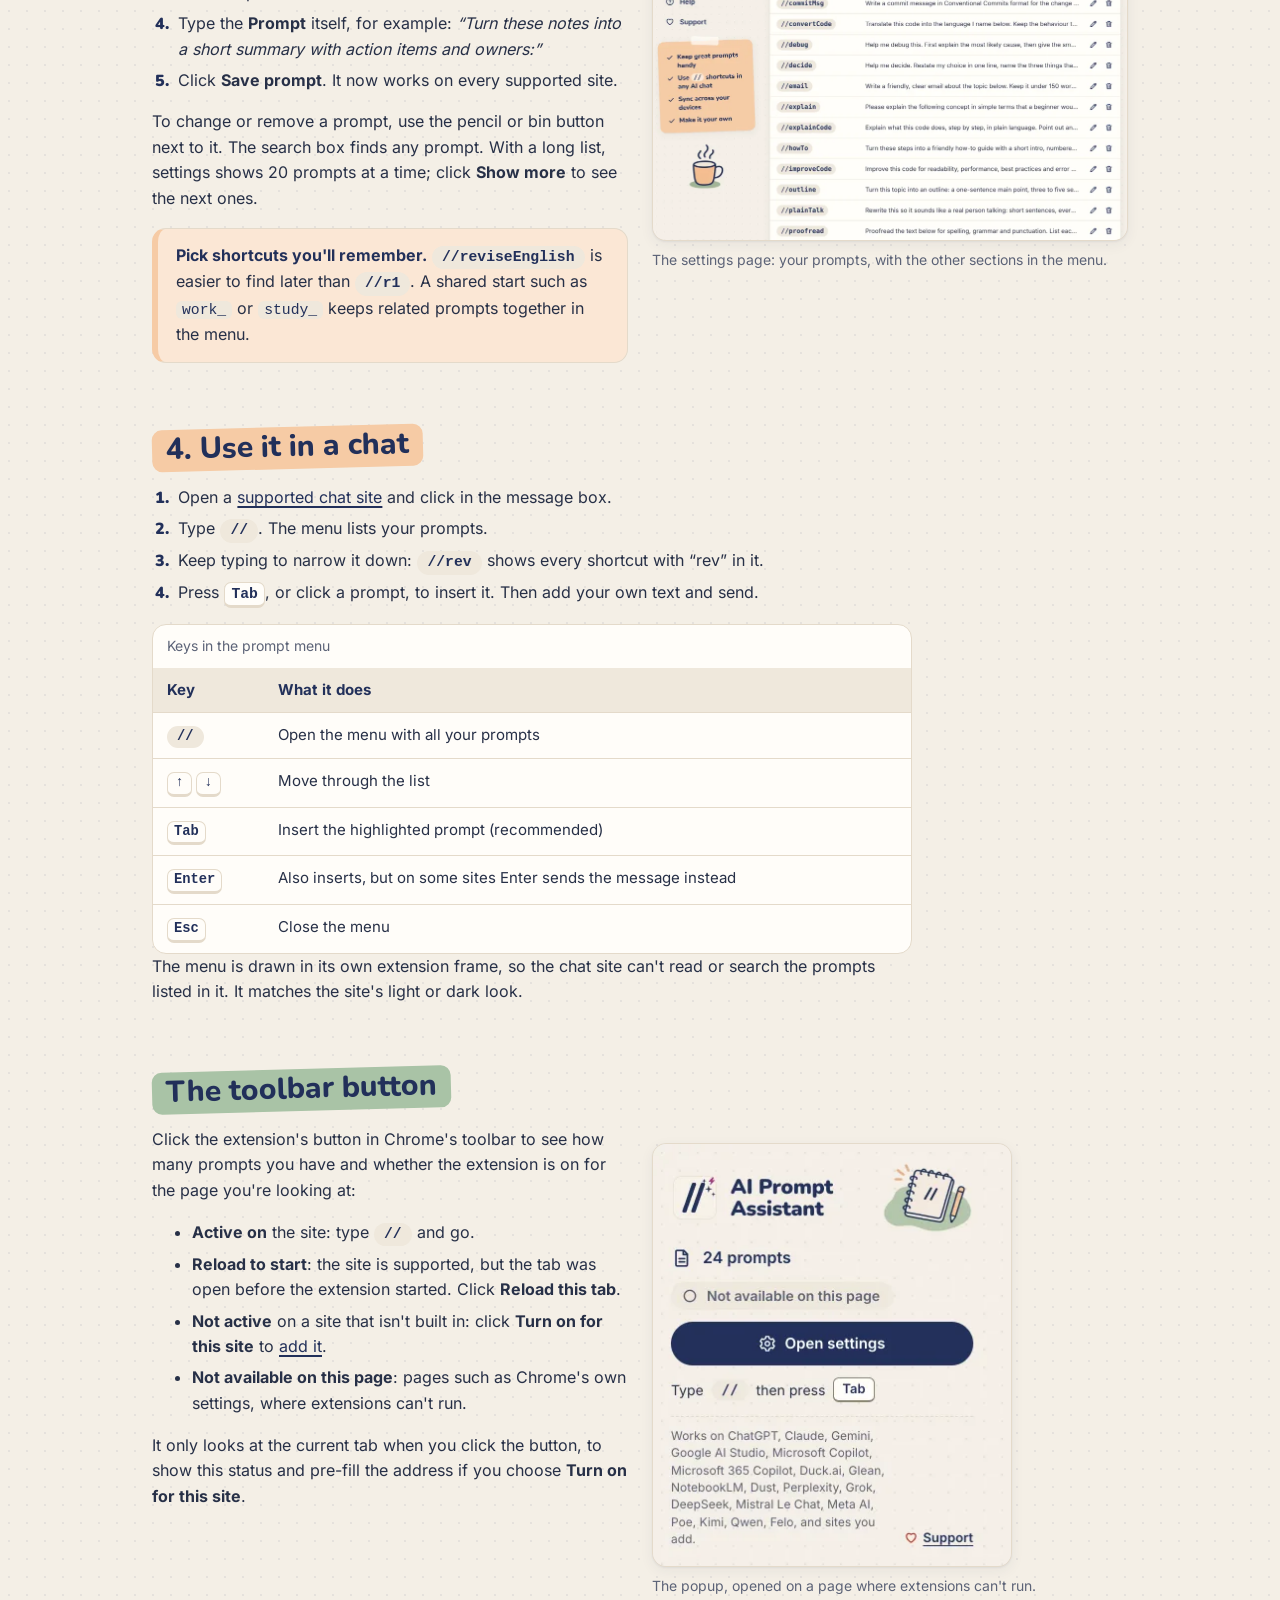
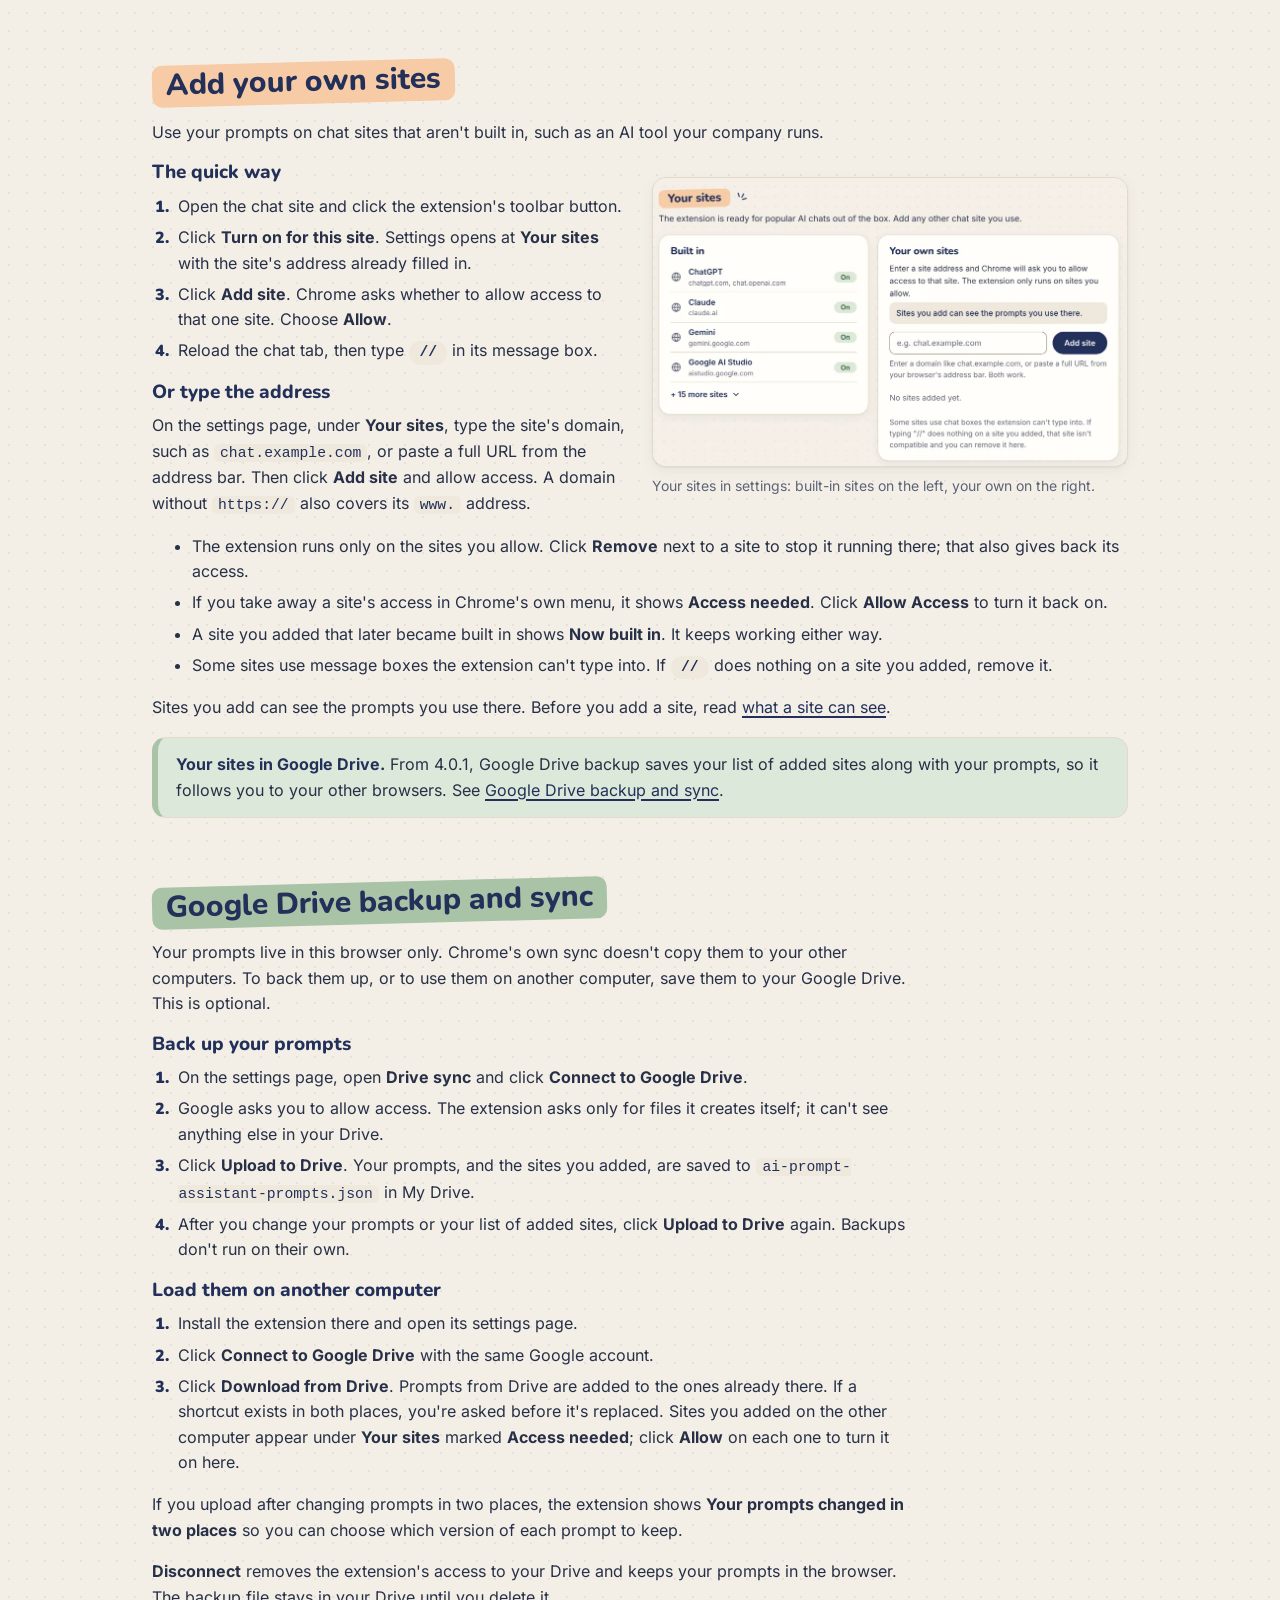
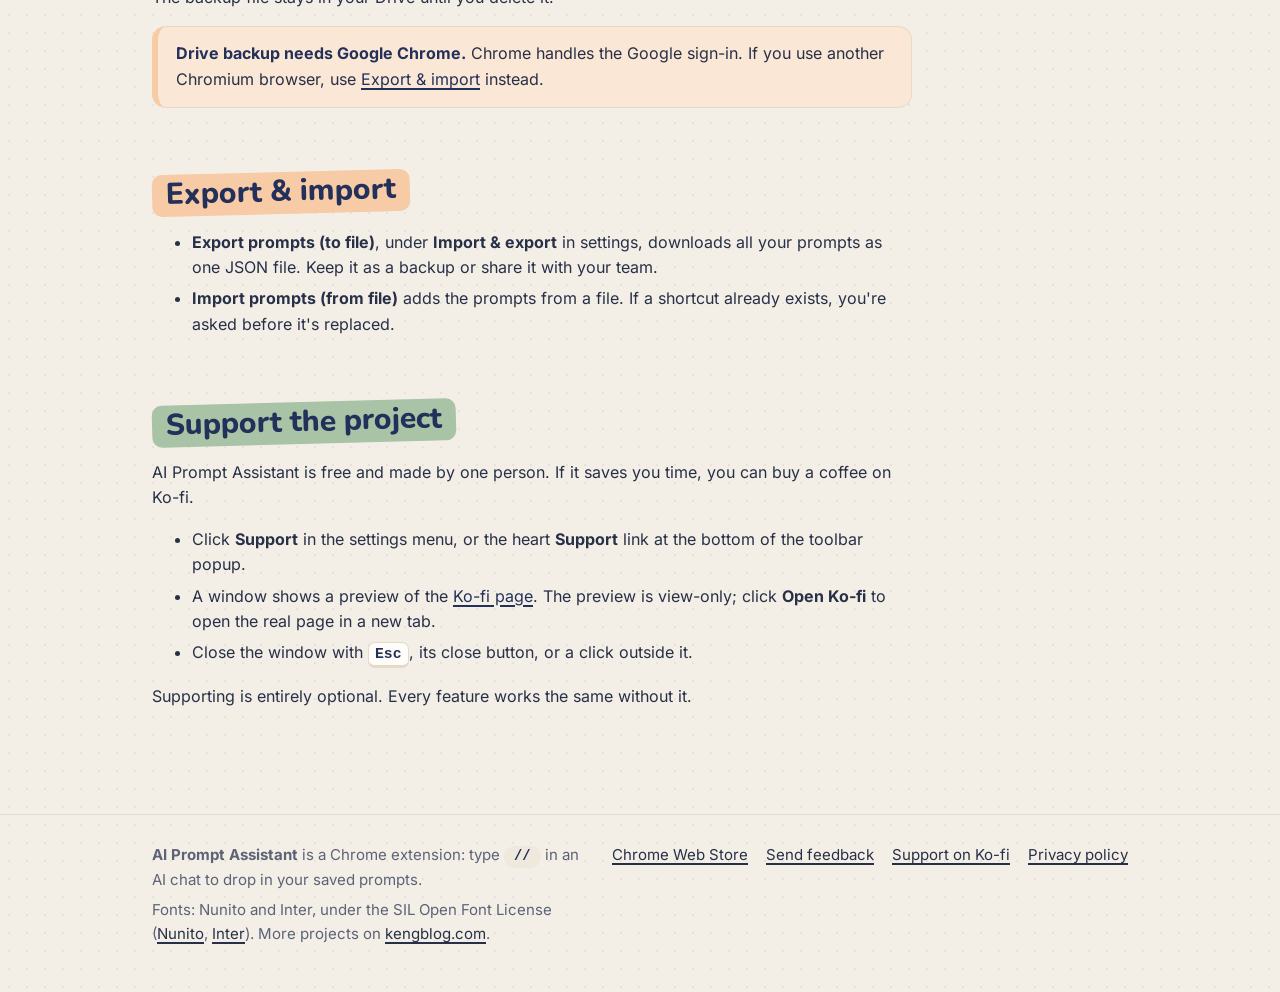
<file: setup.html>
<!doctype html>
<html lang="en">
<head>
  <meta charset="utf-8">
  <meta name="viewport" content="width=device-width, initial-scale=1">
  <title>Setup · AI Prompt Assistant</title>
  <meta name="description" content="Install AI Prompt Assistant, pick starter packs, add your own prompts and sites, back up to Google Drive and use // in AI chats.">
  <link rel="canonical" href="https://yck2024.github.io/ai-prompt-assistant/setup.html">
  <meta name="color-scheme" content="light dark">
  <meta name="theme-color" content="#F4EFE6" media="(prefers-color-scheme: light)">
  <meta name="theme-color" content="#161B2A" media="(prefers-color-scheme: dark)">
  <link rel="icon" href="assets/img/favicon-32.png" sizes="32x32" type="image/png">
  <link rel="icon" href="assets/img/logo-mark.svg" type="image/svg+xml">
  <link rel="apple-touch-icon" href="assets/img/icon-128.png">
  <link rel="preload" href="assets/fonts/nunito-latin-wght.woff2" as="font" type="font/woff2" crossorigin>
  <link rel="stylesheet" href="assets/css/site.css">
</head>
<body>
  <a class="skip-link" href="#main">Skip to content</a>
  <header class="site-header">
    <div class="wrap">
      <a class="brand" href="index.html"><img src="assets/img/logo-mark.svg" alt="" width="40" height="40">AI Prompt Assistant</a>
      <nav class="site-nav" aria-label="Main">
        <ul>
        <li><a href="index.html">Home</a></li>
        <li><a href="setup.html" aria-current="page">Setup</a></li>
        <li><a href="release-notes.html">Release notes</a></li>
        <li><a href="faq.html">FAQ &amp; support</a></li>
        <li><a href="privacy.html">Privacy</a></li>
        </ul>
      </nav>
    </div>
  </header>
  <main id="main">
    <section class="page-head" aria-labelledby="page-title">
      <div class="wrap has-art">
        <div>
          <h1 id="page-title">Set up AI Prompt Assistant</h1>
          <p class="lead">A few minutes from install to your first <span class="shortcut">//</span> prompt. This guide covers version 4.0.1, now available on the Chrome Web Store.</p>
          <ul class="toc" aria-label="On this page">
            <li><a href="#install">1. Install</a></li>
            <li><a href="#packs">2. Pick starter packs</a></li>
            <li><a href="#first-prompt">3. Add your own prompt</a></li>
            <li><a href="#use">4. Use it in a chat</a></li>
            <li><a href="#toolbar">The toolbar button</a></li>
            <li><a href="#your-sites">Add your own sites</a></li>
            <li><a href="#drive">Google Drive backup</a></li>
            <li><a href="#export">Export &amp; import</a></li>
            <li><a href="#support">Support the project</a></li>
          </ul>
        </div>
        <img class="illo" src="assets/img/welcome-hero.webp" width="440" height="375" alt="An open notebook with a speech bubble showing two slashes.">
      </div>
    </section>

    <section class="section" id="install" aria-labelledby="install-title">
      <div class="wrap narrow">
        <h2 id="install-title"><span class="sticky">1. Install</span></h2>
        <ol class="steps">
          <li>Open <a href="https://chromewebstore.google.com/detail/ai-prompt-assistant/aakmnieacpcmnfnljndefdocpcoajjoe">AI Prompt Assistant on the Chrome Web Store</a> and click <strong>Add to Chrome</strong>.</li>
          <li>Chrome shows what the extension can access: the <a href="index.html#sites-title">built-in AI chat sites</a>. Click <strong>Add extension</strong>.</li>
          <li>With 4.0.1, a welcome page opens so you can pick some starter prompts (see the next step).</li>
          <li>Optional: click the puzzle-piece icon in Chrome's toolbar and pin <strong>AI Prompt Assistant</strong> so its button is always one click away.</li>
          <li>Refresh any AI chat tabs that were already open, so the extension can start there.</li>
        </ol>
        <div class="note">
          <p><strong>Updating from 3.2.2:</strong> Your update keeps your prompts. Version 4.0.1 works on more sites, so Chrome may pause the extension and ask you to accept the new sites. Accept, then refresh your chat tabs. Your prompts are kept.</p>
        </div>
      </div>
    </section>

    <section class="section" id="packs" aria-labelledby="packs-title">
      <div class="wrap">
        <h2 id="packs-title"><span class="sticky sticky--sage">2. Pick starter packs</span></h2>
        <div class="split">
          <div>
            <p>The welcome page asks what you mostly use AI for. Each starter pack holds eight short, ready-to-use prompts.</p>
            <ol class="steps">
              <li>Tick one or more packs: <strong>Everyday</strong>, <strong>Developer</strong>, <strong>Writer</strong>, <strong>Sales</strong>, <strong>Consulting</strong>, <strong>Student</strong> or <strong>Marketing</strong>.</li>
              <li>Click the button under the packs. It counts what you picked, such as <strong>Add 3 packs</strong>. The page then tells you how many prompts were added.</li>
              <li>Or click <strong>Start blank</strong> to begin with an empty notebook.</li>
            </ol>
            <p>You can add more packs later from <strong>Starter packs</strong> on the settings page. Adding a pack never replaces a shortcut you already have. The Everyday pack includes the five sample prompts from earlier versions, such as <span class="shortcut">//summarize</span> and <span class="shortcut">//codeReview</span>.</p>
            <p class="muted">Starter pack prompts are adapted from <a href="https://github.com/f/prompts.chat">prompts.chat</a>, which is in the public domain (CC0 1.0). They come with the extension, so nothing is downloaded.</p>
          </div>
          <figure>
            <img class="shot" src="assets/img/screenshot-welcome.webp" width="960" height="675" loading="lazy" alt="The welcome page: “Hi! Let’s fill your notebook.”, the three steps Type //, Pick a prompt and Press Tab, and seven starter pack cards (Everyday, Developer, Writer, Sales, Consulting, Student, Marketing) with 8 prompts each, above Start blank and Pick a pack buttons.">
            <figcaption>The welcome page that opens after you install 4.0.1.</figcaption>
          </figure>
        </div>
      </div>
    </section>

    <section class="section" id="first-prompt" aria-labelledby="first-title">
      <div class="wrap">
        <h2 id="first-title"><span class="sticky">3. Add your own prompt</span></h2>
        <div class="split">
          <div>
            <ol class="steps">
              <li>Click the extension's button in the toolbar, then <strong>Open settings</strong> (or <strong>Settings</strong> at the bottom).</li>
              <li>Under <strong>Your prompts</strong>, click <strong>Add prompt</strong>.</li>
              <li>Type a <strong>Shortcut</strong>, such as <code>meetingNotes</code>. Shortcuts can't contain spaces.</li>
              <li>Type the <strong>Prompt</strong> itself, for example: <em>“Turn these notes into a short summary with action items and owners:”</em></li>
              <li>Click <strong>Save prompt</strong>. It now works on every supported site.</li>
            </ol>
            <p>To change or remove a prompt, use the pencil or bin button next to it. The search box finds any prompt. With a long list, settings shows 20 prompts at a time; click <strong>Show more</strong> to see the next ones.</p>
            <div class="note">
              <p><strong>Pick shortcuts you'll remember.</strong> <span class="shortcut">//reviseEnglish</span> is easier to find later than <span class="shortcut">//r1</span>. A shared start such as <code>work_</code> or <code>study_</code> keeps related prompts together in the menu.</p>
            </div>
          </div>
          <figure>
            <img class="shot" src="assets/img/screenshot-settings.webp" width="960" height="725" loading="lazy" alt="The settings page: a menu on the left (Your prompts, Starter packs, Your sites, Drive sync, Import &amp; export, Help, Support) and, on the right, a search box, an Add prompt button and a list of shortcuts such as //clearer, //codeReview and //commitMsg with edit and delete buttons.">
            <figcaption>The settings page: your prompts, with the other sections in the menu.</figcaption>
          </figure>
        </div>
      </div>
    </section>

    <section class="section" id="use" aria-labelledby="use-title">
      <div class="wrap narrow">
        <h2 id="use-title"><span class="sticky">4. Use it in a chat</span></h2>
        <ol class="steps">
          <li>Open a <a href="index.html#sites-title">supported chat site</a> and click in the message box.</li>
          <li>Type <span class="shortcut">//</span>. The menu lists your prompts.</li>
          <li>Keep typing to narrow it down: <span class="shortcut">//rev</span> shows every shortcut with “rev” in it.</li>
          <li>Press <kbd>Tab</kbd>, or click a prompt, to insert it. Then add your own text and send.</li>
        </ol>
        <div class="table-wrap">
          <table>
            <caption class="muted">Keys in the prompt menu</caption>
            <thead><tr><th scope="col">Key</th><th scope="col">What it does</th></tr></thead>
            <tbody>
              <tr><td><span class="shortcut">//</span></td><td>Open the menu with all your prompts</td></tr>
              <tr><td><kbd>↑</kbd> <kbd>↓</kbd></td><td>Move through the list</td></tr>
              <tr><td><kbd>Tab</kbd></td><td>Insert the highlighted prompt (recommended)</td></tr>
              <tr><td><kbd>Enter</kbd></td><td>Also inserts, but on some sites Enter sends the message instead</td></tr>
              <tr><td><kbd>Esc</kbd></td><td>Close the menu</td></tr>
            </tbody>
          </table>
        </div>
        <p>The menu is drawn in its own extension frame, so the chat site can't read or search the prompts listed in it. It matches the site's light or dark look.</p>
      </div>
    </section>

    <section class="section" id="toolbar" aria-labelledby="toolbar-title">
      <div class="wrap">
        <h2 id="toolbar-title"><span class="sticky sticky--sage">The toolbar button</span></h2>
        <div class="split">
          <div>
            <p>Click the extension's button in Chrome's toolbar to see how many prompts you have and whether the extension is on for the page you're looking at:</p>
            <ul>
              <li><strong>Active on</strong> the site: type <span class="shortcut">//</span> and go.</li>
              <li><strong>Reload to start</strong>: the site is supported, but the tab was open before the extension started. Click <strong>Reload this tab</strong>.</li>
              <li><strong>Not active</strong> on a site that isn't built in: click <strong>Turn on for this site</strong> to <a href="#your-sites">add it</a>.</li>
              <li><strong>Not available on this page</strong>: pages such as Chrome's own settings, where extensions can't run.</li>
            </ul>
            <p>It only looks at the current tab when you click the button, to show this status and pre-fill the address if you choose <strong>Turn on for this site</strong>.</p>
          </div>
          <figure>
            <img class="shot" src="assets/img/screenshot-popup.webp" width="360" height="425" loading="lazy" alt="The toolbar popup: AI Prompt Assistant, 24 prompts, the status “Not available on this page”, an Open settings button, the hint “Type // then press Tab”, the list of sites it works on, and a Support link.">
            <figcaption>The popup, opened on a page where extensions can't run.</figcaption>
          </figure>
        </div>
      </div>
    </section>

    <section class="section" id="your-sites" aria-labelledby="sites-title">
      <div class="wrap">
        <h2 id="sites-title"><span class="sticky">Add your own sites</span></h2>
        <p>Use your prompts on chat sites that aren't built in, such as an AI tool your company runs.</p>
        <div class="split">
          <div>
            <h3>The quick way</h3>
            <ol class="steps">
              <li>Open the chat site and click the extension's toolbar button.</li>
              <li>Click <strong>Turn on for this site</strong>. Settings opens at <strong>Your sites</strong> with the site's address already filled in.</li>
              <li>Click <strong>Add site</strong>. Chrome asks whether to allow access to that one site. Choose <strong>Allow</strong>.</li>
              <li>Reload the chat tab, then type <span class="shortcut">//</span> in its message box.</li>
            </ol>
            <h3>Or type the address</h3>
            <p>On the settings page, under <strong>Your sites</strong>, type the site's domain, such as <code>chat.example.com</code>, or paste a full URL from the address bar. Then click <strong>Add site</strong> and allow access. A domain without <code>https://</code> also covers its <code>www.</code> address.</p>
          </div>
          <figure>
            <img class="shot" src="assets/img/screenshot-your-sites.webp" width="960" height="583" loading="lazy" alt="The Your sites section of settings: a Built in list (ChatGPT, Claude, Gemini, Google AI Studio and 15 more sites, each marked On) and a Your own sites box with the note “Sites you add can see the prompts you use there.”, an address field and an Add site button.">
            <figcaption>Your sites in settings: built-in sites on the left, your own on the right.</figcaption>
          </figure>
        </div>
        <ul>
          <li>The extension runs only on the sites you allow. Click <strong>Remove</strong> next to a site to stop it running there; that also gives back its access.</li>
          <li>If you take away a site's access in Chrome's own menu, it shows <strong>Access needed</strong>. Click <strong>Allow Access</strong> to turn it back on.</li>
          <li>A site you added that later became built in shows <strong>Now built in</strong>. It keeps working either way.</li>
          <li>Some sites use message boxes the extension can't type into. If <span class="shortcut">//</span> does nothing on a site you added, remove it.</li>
        </ul>
        <p>Sites you add can see the prompts you use there. Before you add a site, read <a href="privacy.html#what-sites-see">what a site can see</a>.</p>
        <div class="note note--sage">
          <p><strong>Your sites in Google Drive.</strong> From 4.0.1, Google Drive backup saves your list of added sites along with your prompts, so it follows you to your other browsers. See <a href="#drive">Google Drive backup and sync</a>.</p>
        </div>
      </div>
    </section>

    <section class="section" id="drive" aria-labelledby="drive-title">
      <div class="wrap narrow">
        <h2 id="drive-title"><span class="sticky sticky--sage">Google Drive backup and sync</span></h2>
        <p>Your prompts live in this browser only. Chrome's own sync doesn't copy them to your other computers. To back them up, or to use them on another computer, save them to your Google Drive. This is optional.</p>
        <h3>Back up your prompts</h3>
        <ol class="steps">
          <li>On the settings page, open <strong>Drive sync</strong> and click <strong>Connect to Google Drive</strong>.</li>
          <li>Google asks you to allow access. The extension asks only for files it creates itself; it can't see anything else in your Drive.</li>
          <li>Click <strong>Upload to Drive</strong>. Your prompts, and the sites you added, are saved to <code>ai-prompt-assistant-prompts.json</code> in My Drive.</li>
          <li>After you change your prompts or your list of added sites, click <strong>Upload to Drive</strong> again. Backups don't run on their own.</li>
        </ol>
        <h3>Load them on another computer</h3>
        <ol class="steps">
          <li>Install the extension there and open its settings page.</li>
          <li>Click <strong>Connect to Google Drive</strong> with the same Google account.</li>
          <li>Click <strong>Download from Drive</strong>. Prompts from Drive are added to the ones already there. If a shortcut exists in both places, you're asked before it's replaced. Sites you added on the other computer appear under <strong>Your sites</strong> marked <strong>Access needed</strong>; click <strong>Allow</strong> on each one to turn it on here.</li>
        </ol>
        <p>If you upload after changing prompts in two places, the extension shows <strong>Your prompts changed in two places</strong> so you can choose which version of each prompt to keep.</p>
        <p><strong>Disconnect</strong> removes the extension's access to your Drive and keeps your prompts in the browser. The backup file stays in your Drive until you delete it.</p>
        <div class="note">
          <p><strong>Drive backup needs Google Chrome.</strong> Chrome handles the Google sign-in. If you use another Chromium browser, use <a href="#export">Export &amp; import</a> instead.</p>
        </div>
      </div>
    </section>

    <section class="section" id="export" aria-labelledby="export-title">
      <div class="wrap narrow">
        <h2 id="export-title"><span class="sticky">Export &amp; import</span></h2>
        <ul>
          <li><strong>Export prompts (to file)</strong>, under <strong>Import &amp; export</strong> in settings, downloads all your prompts as one JSON file. Keep it as a backup or share it with your team.</li>
          <li><strong>Import prompts (from file)</strong> adds the prompts from a file. If a shortcut already exists, you're asked before it's replaced.</li>
        </ul>
      </div>
    </section>

    <section class="section" id="support" aria-labelledby="support-title">
      <div class="wrap narrow">
        <h2 id="support-title"><span class="sticky sticky--sage">Support the project</span></h2>
        <p>AI Prompt Assistant is free and made by one person. If it saves you time, you can buy a coffee on Ko-fi.</p>
        <ul>
          <li>Click <strong>Support</strong> in the settings menu, or the heart <strong>Support</strong> link at the bottom of the toolbar popup.</li>
          <li>A window shows a preview of the <a href="https://ko-fi.com/kengblog">Ko-fi page</a>. The preview is view-only; click <strong>Open Ko-fi</strong> to open the real page in a new tab.</li>
          <li>Close the window with <kbd>Esc</kbd>, its close button, or a click outside it.</li>
        </ul>
        <p>Supporting is entirely optional. Every feature works the same without it.</p>
      </div>
    </section>
  </main>
  <footer class="site-footer">
    <div class="wrap">
      <div>
        <p><strong>AI Prompt Assistant</strong> is a Chrome extension: type <span class="shortcut">//</span> in an AI chat to drop in your saved prompts.</p>
        <p>Fonts: Nunito and Inter, under the SIL Open Font License (<a href="assets/fonts/OFL-Nunito.txt">Nunito</a>, <a href="assets/fonts/OFL-Inter.txt">Inter</a>). More projects on <a href="https://kengblog.com/">kengblog.com</a>.</p>
      </div>
      <ul aria-label="More links">
        <li><a href="https://chromewebstore.google.com/detail/ai-prompt-assistant/aakmnieacpcmnfnljndefdocpcoajjoe">Chrome Web Store</a></li>
        <li><a href="https://forms.gle/EVX64Rimp2fQsJxh8">Send feedback</a></li>
        <li><a href="https://ko-fi.com/kengblog">Support on Ko-fi</a></li>
        <li><a href="privacy.html">Privacy policy</a></li>
      </ul>
    </div>
  </footer>
</body>
</html>
</file>
<file: assets/css/site.css>
/* AI Prompt Assistant public site. Colours and type follow the "Pocket notebook" brand kit. */

@font-face {
  font-family: 'Nunito';
  src: url(../fonts/nunito-latin-wght.woff2) format('woff2');
  font-weight: 200 1000;
  font-style: normal;
  font-display: swap;
}
@font-face {
  font-family: 'Inter';
  src: url(../fonts/inter-latin-wght.woff2) format('woff2');
  font-weight: 100 900;
  font-style: normal;
  font-display: swap;
}

:root {
  --pa-navy: #22305A;
  --pa-sage: #A9C3A6;
  --pa-paper: #F4EFE6;
  --pa-surface: #FFFDF9;
  --pa-surface-sunken: #EFE8DC;
  --pa-text: #273047;
  --pa-text-muted: #5C6377;
  --pa-heading: #22305A;
  --pa-link: #22305A;
  --pa-primary: #22305A;
  --pa-on-primary: #FFFFFF;
  --pa-line: #E4DACA;
  --pa-highlight: #F6CBA5;
  --pa-on-highlight: #22305A;
  --pa-success-bg: #DCE8D9;
  --pa-success: #2F5A36;
  --pa-note-bg: #FBE7D5;
  --pa-focus: #22305A;
  --pa-grid-dot: rgba(34,48,90,.07);
  --pa-plate: transparent;
  --pa-font-display: 'Nunito', ui-rounded, 'SF Pro Rounded', system-ui, sans-serif;
  --pa-font-body: 'Inter', system-ui, -apple-system, 'Segoe UI', Roboto, sans-serif;
  --pa-font-mono: ui-monospace, 'SF Mono', Menlo, Consolas, 'Liberation Mono', monospace;
  --pa-radius-sm: 10px;
  --pa-radius-md: 14px;
  --pa-radius-lg: 20px;
  --pa-radius-pill: 999px;
  --pa-shadow-card: 0 1px 2px rgba(34,48,90,.06), 0 4px 14px rgba(34,48,90,.06);
  --pa-motion: 160ms;
  --pa-max: 1040px;
  --pa-gutter: 16px;
  color-scheme: light dark;
}

@media (prefers-color-scheme: dark) {
  :root {
    --pa-paper: #161B2A;
    --pa-surface: #1E2436;
    --pa-surface-sunken: #131726;
    --pa-text: #EEE8DC;
    --pa-text-muted: #A9AFC2;
    --pa-heading: #F4EFE6;
    --pa-link: #F6CBA5;
    --pa-primary: #F6CBA5;
    --pa-on-primary: #161B2A;
    --pa-line: #2E3650;
    --pa-highlight: #F6CBA5;
    --pa-on-highlight: #161B2A;
    --pa-success-bg: #22362A;
    --pa-success: #BFD6BC;
    --pa-note-bg: #2A2A33;
    --pa-focus: #F6CBA5;
    --pa-grid-dot: rgba(244,239,230,.05);
    --pa-plate: rgba(244,239,230,.92);
    --pa-shadow-card: 0 1px 2px rgba(0,0,0,.25), 0 4px 14px rgba(0,0,0,.25);
  }
}

@media (prefers-reduced-motion: reduce) { :root { --pa-motion: 0ms; } }

*, *::before, *::after { box-sizing: border-box; }

html { -webkit-text-size-adjust: 100%; scroll-padding-top: 16px; }

body {
  margin: 0;
  font-family: var(--pa-font-body);
  font-size: 16px;
  line-height: 1.6;
  color: var(--pa-text);
  background-color: var(--pa-paper);
  background-image: radial-gradient(var(--pa-grid-dot) 1.2px, transparent 1.3px);
  background-size: 18px 18px;
  overflow-wrap: break-word;
}

img { max-width: 100%; height: auto; display: block; }

a { color: var(--pa-link); text-decoration-thickness: 1.5px; text-underline-offset: 3px; }
a:hover { text-decoration-thickness: 2.5px; }

:focus-visible { outline: 3px solid var(--pa-focus); outline-offset: 2px; border-radius: 4px; }

h1, h2, h3 {
  font-family: var(--pa-font-display);
  color: var(--pa-heading);
  line-height: 1.2;
  margin: 0 0 .5em;
}
h1 { font-size: clamp(32px, 6vw, 48px); font-weight: 900; letter-spacing: -.01em; }
h2 { font-size: clamp(24px, 4vw, 30px); font-weight: 800; }
h3 { font-size: 19px; font-weight: 800; }
p, ul, ol { margin: 0 0 1em; }
li + li { margin-top: .35em; }

code, kbd, .shortcut { font-family: var(--pa-font-mono); font-size: .92em; }
code { background: var(--pa-surface-sunken); color: var(--pa-heading); padding: 1px 6px; border-radius: 6px; }
.shortcut {
  display: inline-block;
  font-weight: 600;
  background: var(--pa-surface-sunken);
  color: var(--pa-heading);
  padding: 0 10px;
  border-radius: var(--pa-radius-pill);
  white-space: nowrap;
}
kbd {
  display: inline-block;
  min-width: 1.8em;
  text-align: center;
  font-weight: 600;
  color: var(--pa-heading);
  background: var(--pa-surface);
  border: 1px solid var(--pa-line);
  border-bottom-width: 3px;
  border-radius: 7px;
  padding: 0 6px;
  line-height: 1.5;
}

.skip-link {
  position: absolute; left: 12px; top: -60px;
  background: var(--pa-primary); color: var(--pa-on-primary);
  padding: 8px 16px; border-radius: var(--pa-radius-pill);
  font-weight: 600; z-index: 10; text-decoration: none;
}
.skip-link:focus { top: 12px; }

.wrap { max-width: var(--pa-max); margin: 0 auto; padding: 0 var(--pa-gutter); }
@media (min-width: 720px) { :root { --pa-gutter: 32px; } }

/* Header */
.site-header { padding: 18px 0 8px; }
.site-header .wrap { display: flex; flex-wrap: wrap; align-items: center; gap: 10px 24px; justify-content: space-between; }
.brand {
  display: inline-flex; align-items: center; gap: 10px;
  font-family: var(--pa-font-display); font-weight: 900; font-size: 20px;
  color: var(--pa-heading); text-decoration: none;
}
.brand img { width: 40px; height: 40px; }
.site-nav ul { list-style: none; margin: 0; padding: 0; display: flex; flex-wrap: wrap; gap: 4px; }
.site-nav li + li { margin-top: 0; }
.site-nav a {
  display: inline-block; padding: 6px 12px; border-radius: var(--pa-radius-pill);
  color: var(--pa-text); text-decoration: none; font-weight: 500; font-size: 15px;
  transition: background-color var(--pa-motion);
}
.site-nav a:hover { background: var(--pa-surface-sunken); }
.site-nav a[aria-current="page"] { background: var(--pa-sage); color: var(--pa-navy); font-weight: 600; }

/* Buttons */
.btn {
  display: inline-flex; align-items: center; justify-content: center; gap: 8px;
  min-height: 44px; padding: 10px 22px;
  border-radius: var(--pa-radius-pill);
  font-family: var(--pa-font-body); font-weight: 600; font-size: 16px; line-height: 1.2;
  text-decoration: none; text-align: center;
  border: 2px solid var(--pa-primary);
  transition: transform var(--pa-motion), box-shadow var(--pa-motion);
}
.btn:hover { transform: translateY(-1px); box-shadow: var(--pa-shadow-card); text-decoration: none; }
.btn-primary { background: var(--pa-primary); color: var(--pa-on-primary); }
.btn-quiet { background: transparent; color: var(--pa-heading); border-color: var(--pa-line); }
.btn-row { display: flex; flex-wrap: wrap; gap: 12px; margin: 24px 0 8px; }

/* Sticky-note heading label */
.sticky {
  display: inline-block; padding: 2px 14px 4px;
  background: var(--pa-highlight); color: var(--pa-on-highlight);
  border-radius: var(--pa-radius-sm); transform: rotate(-1.5deg);
}
.sticky--sage { background: var(--pa-sage); color: var(--pa-navy); }

/* Layout blocks */
main { display: block; padding-bottom: 32px; }
.section { padding: 40px 0 8px; }
.section > .wrap > h2:first-child { margin-bottom: 16px; }
.lead { font-size: 18px; color: var(--pa-text); max-width: 60ch; }
.muted { color: var(--pa-text-muted); }
/* Narrow reading column that keeps the same left edge as the header and wide sections. */
.narrow > * { max-width: 760px; }

.card {
  background: var(--pa-surface);
  border: 1px solid var(--pa-line);
  border-radius: var(--pa-radius-lg);
  box-shadow: var(--pa-shadow-card);
  padding: 24px;
}
.card > :last-child { margin-bottom: 0; }
@media (max-width: 480px) { .card { padding: 18px; } }

.grid { display: grid; gap: 16px; grid-template-columns: repeat(auto-fit, minmax(min(100%, 280px), 1fr)); }
.grid-3 { display: grid; gap: 16px; grid-template-columns: repeat(auto-fit, minmax(min(100%, 220px), 1fr)); }

/* Illustrations: in dark mode they sit on a light plate so navy outlines stay visible. */
.illo { border-radius: var(--pa-radius-lg); background: var(--pa-plate); }
@media (prefers-color-scheme: dark) { .illo { padding: 8px; } }

/* Hero */
.hero { padding: 32px 0 16px; }
.hero .wrap { display: grid; gap: 24px; align-items: center; }
@media (min-width: 820px) { .hero .wrap { grid-template-columns: 1.15fr .85fr; gap: 40px; } }
.hero h1 .slashes { font-family: var(--pa-font-mono); font-weight: 700; }
.hero-art { position: relative; justify-self: center; max-width: 380px; width: 100%; }
.hero-art .blob { position: absolute; inset: 8% -4% -2% -4%; width: 108%; max-width: none; z-index: 0; opacity: .7; }
.hero-art .illo { position: relative; z-index: 1; }
@media (prefers-color-scheme: dark) { .hero-art .blob { opacity: .25; } }
.badge-row { display: flex; flex-wrap: wrap; gap: 8px; margin-top: 16px; padding: 0; list-style: none; }
.badge-row li + li { margin-top: 0; }
.badge {
  display: inline-block; padding: 3px 12px; border-radius: var(--pa-radius-pill);
  background: var(--pa-success-bg); color: var(--pa-success); font-size: 14px; font-weight: 600;
}

/* Steps */
.step { text-align: left; }
.step .illo { width: 100%; max-width: 200px; margin: 0 auto 12px; }
.step-num {
  display: inline-flex; align-items: center; justify-content: center;
  width: 30px; height: 30px; margin-right: 8px; border-radius: 50%;
  background: var(--pa-primary); color: var(--pa-on-primary);
  font-family: var(--pa-font-display); font-weight: 900; font-size: 16px; vertical-align: 2px;
}

/* Notes and callouts */
.note {
  border-radius: var(--pa-radius-md);
  padding: 14px 18px;
  background: var(--pa-note-bg);
  border: 1px solid var(--pa-line);
  border-left: 6px solid var(--pa-highlight);
  margin: 16px 0;
}
.note > :last-child { margin-bottom: 0; }
.note strong:first-child { color: var(--pa-heading); }
.note--sage { border-left-color: var(--pa-sage); background: var(--pa-success-bg); color: var(--pa-text); }

.tag {
  display: inline-block; vertical-align: 2px;
  font-family: var(--pa-font-body); font-size: 12px; font-weight: 700; letter-spacing: .02em;
  padding: 1px 9px; border-radius: var(--pa-radius-pill);
  background: var(--pa-highlight); color: var(--pa-navy);
  white-space: nowrap;
}

/* Screenshot frame */
figure { margin: 16px 0; }
.shot { border-radius: var(--pa-radius-md); border: 1px solid var(--pa-line); box-shadow: var(--pa-shadow-card); background: #fff; }
figcaption { margin-top: 8px; font-size: 14px; color: var(--pa-text-muted); }

/* Tables */
.table-wrap { overflow-x: auto; border-radius: var(--pa-radius-md); border: 1px solid var(--pa-line); background: var(--pa-surface); }
table { border-collapse: collapse; width: 100%; font-size: 15px; }
th, td { text-align: left; padding: 10px 14px; border-bottom: 1px solid var(--pa-line); vertical-align: top; }
tr:last-child td { border-bottom: 0; }
caption { text-align: left; padding: 10px 14px; font-size: 14px; }
caption.below { caption-side: bottom; }
th { font-weight: 700; color: var(--pa-heading); background: var(--pa-surface-sunken); }
td .addr { display: inline-block; max-width: 100%; overflow-wrap: anywhere; font-family: var(--pa-font-mono); font-size: 14px; margin: 1px 6px 1px 0; }
@media (max-width: 480px) { th, td { padding: 9px 10px; } td .addr { font-size: 13px; } }

/* Numbered how-to lists */
ol.steps { padding-left: 1.4em; }
ol.steps > li { padding-left: 4px; }
ol.steps > li::marker { font-family: var(--pa-font-display); font-weight: 900; color: var(--pa-heading); }

/* Setup page: section nav */
.toc { list-style: none; padding: 0; margin: 16px 0 0; display: flex; flex-wrap: wrap; gap: 8px; }
.toc li + li { margin-top: 0; }
.toc a {
  display: inline-block; padding: 4px 12px; border-radius: var(--pa-radius-pill);
  border: 1px solid var(--pa-line); background: var(--pa-surface); text-decoration: none; font-size: 15px;
}
.toc a:hover { background: var(--pa-surface-sunken); }

.split { display: grid; gap: 24px; align-items: start; }
@media (min-width: 820px) { .split { grid-template-columns: 1fr 1fr; } }

.page-head { padding: 28px 0 8px; }
.page-head .wrap.has-art { display: grid; gap: 16px; align-items: center; }
@media (min-width: 720px) { .page-head .wrap.has-art { grid-template-columns: 1fr 220px; } }
.page-head + .section { padding-top: 16px; }
.page-head .illo { max-width: 220px; justify-self: center; }

/* Release notes */
.release { margin-top: 24px; }
.release h2 { display: flex; flex-wrap: wrap; align-items: baseline; gap: 6px 12px; }
.release h2 .date { font-family: var(--pa-font-body); font-size: 15px; font-weight: 500; color: var(--pa-text-muted); }
.release h3 { margin-top: 20px; }

/* FAQ */
.faq details {
  background: var(--pa-surface); border: 1px solid var(--pa-line); border-radius: var(--pa-radius-md);
  margin: 10px 0; box-shadow: var(--pa-shadow-card);
}
.faq summary {
  cursor: pointer; padding: 14px 18px; font-weight: 600; color: var(--pa-heading);
  list-style: none; display: flex; justify-content: space-between; gap: 12px; align-items: center;
  border-radius: var(--pa-radius-md);
}
.faq summary::-webkit-details-marker { display: none; }
.faq summary::after {
  content: '+'; font-family: var(--pa-font-display); font-weight: 900; font-size: 22px; line-height: 1;
  flex: none; color: var(--pa-heading);
}
.faq details[open] summary::after { content: '\2212'; }
.faq .answer { padding: 0 18px 16px; }
.faq .answer > :last-child { margin-bottom: 0; }

.support-card { display: grid; gap: 16px; align-items: center; }
@media (min-width: 640px) { .support-card { grid-template-columns: 140px 1fr; } }
.support-card .illo { max-width: 140px; justify-self: center; }

/* Privacy page prose */
.prose h2 { margin-top: 32px; }
.prose h2:first-child { margin-top: 0; }

/* Footer */
.site-footer { border-top: 1px solid var(--pa-line); margin-top: 48px; padding: 28px 0 40px; font-size: 15px; color: var(--pa-text-muted); }
.site-footer .wrap { display: grid; gap: 16px; }
@media (min-width: 720px) { .site-footer .wrap { grid-template-columns: 1fr auto; align-items: start; } }
.site-footer ul { list-style: none; margin: 0; padding: 0; display: flex; flex-wrap: wrap; gap: 6px 18px; }
.site-footer li + li { margin-top: 0; }
.site-footer a { color: var(--pa-text); }
.site-footer p { margin: 0 0 6px; }
</file>
